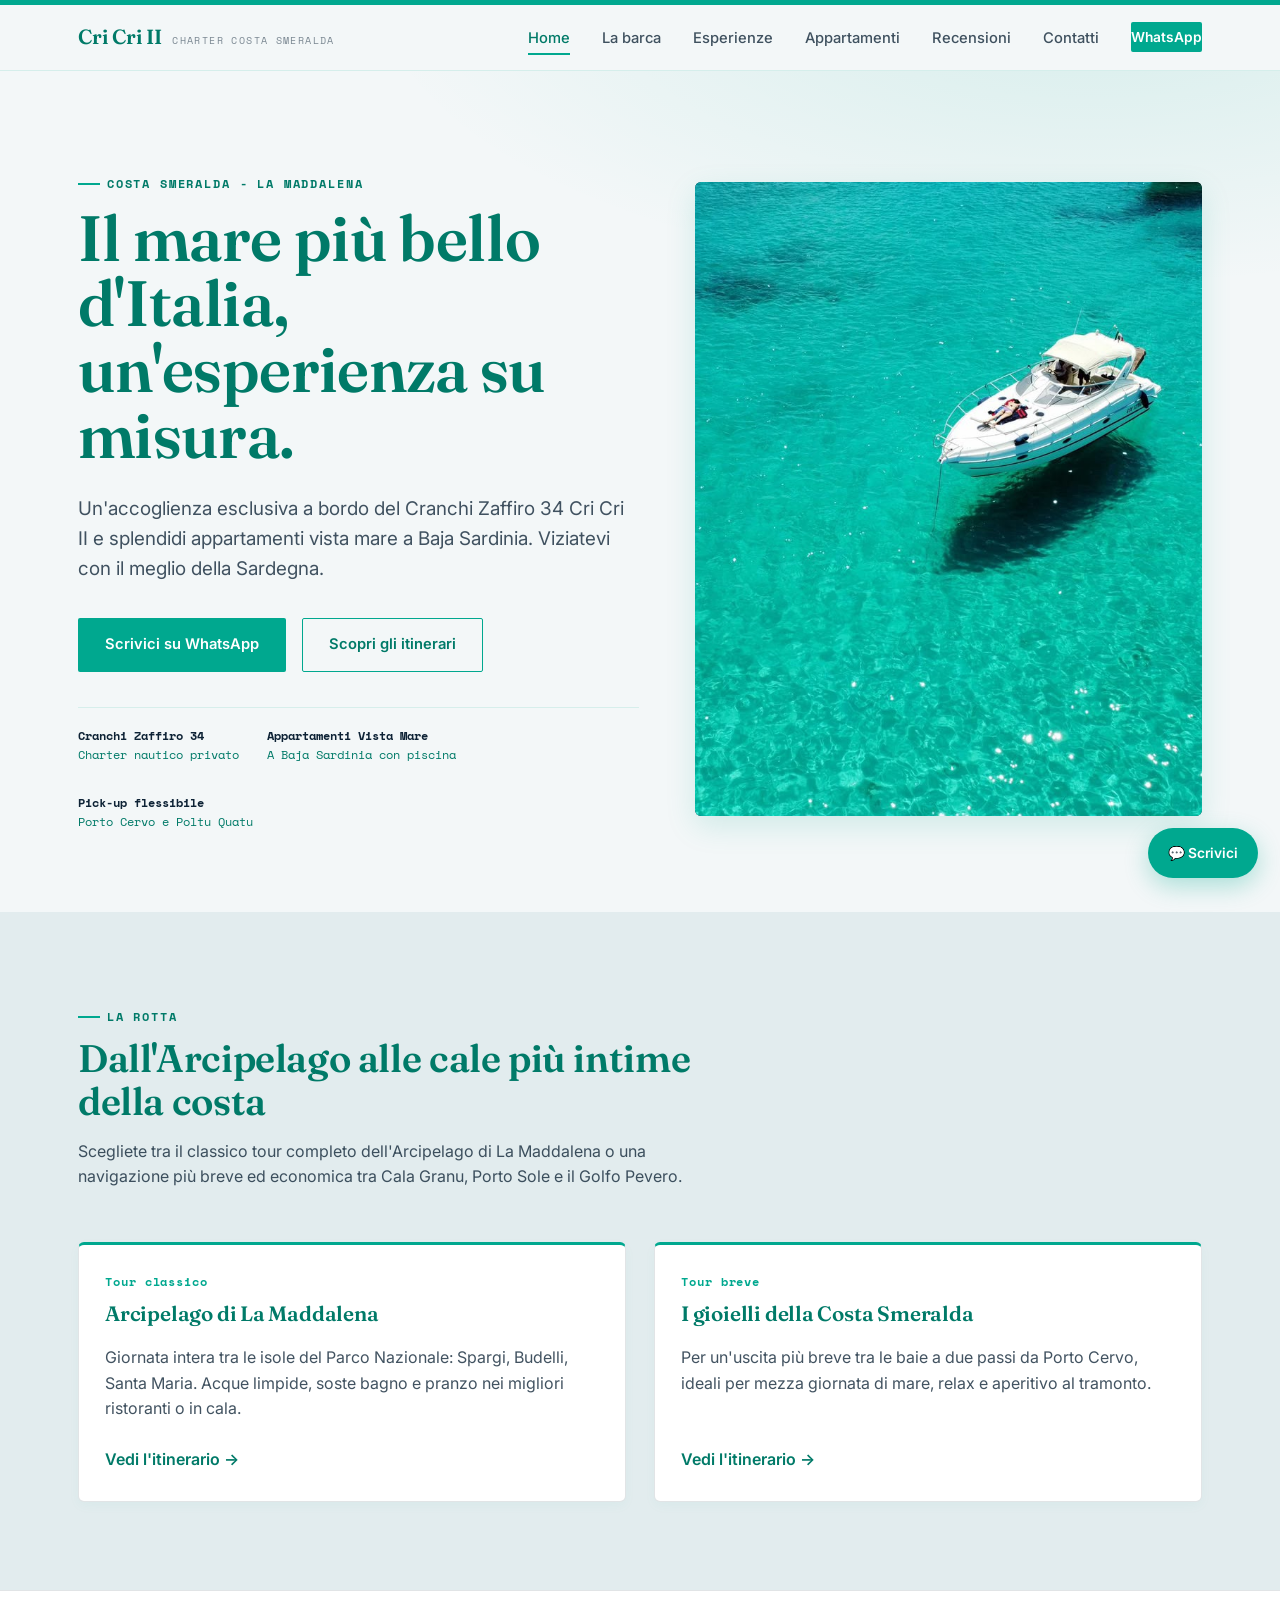
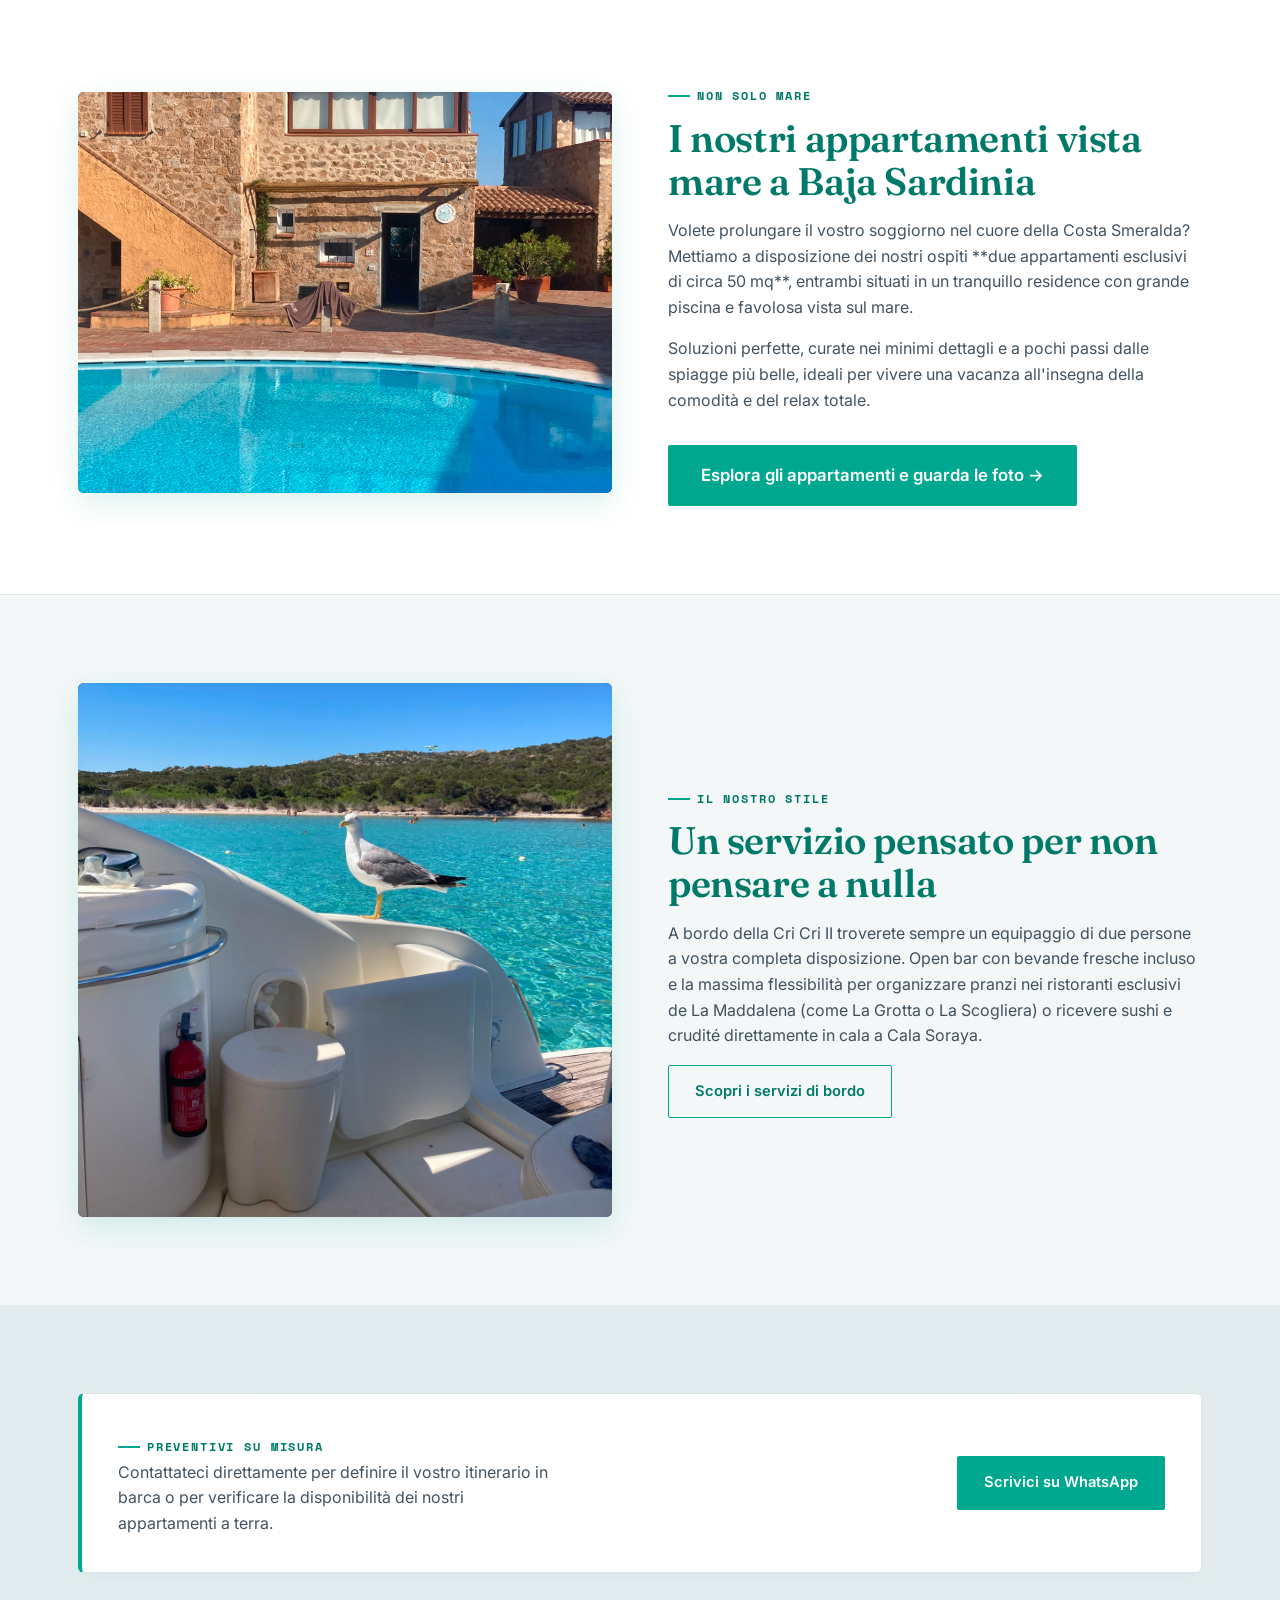
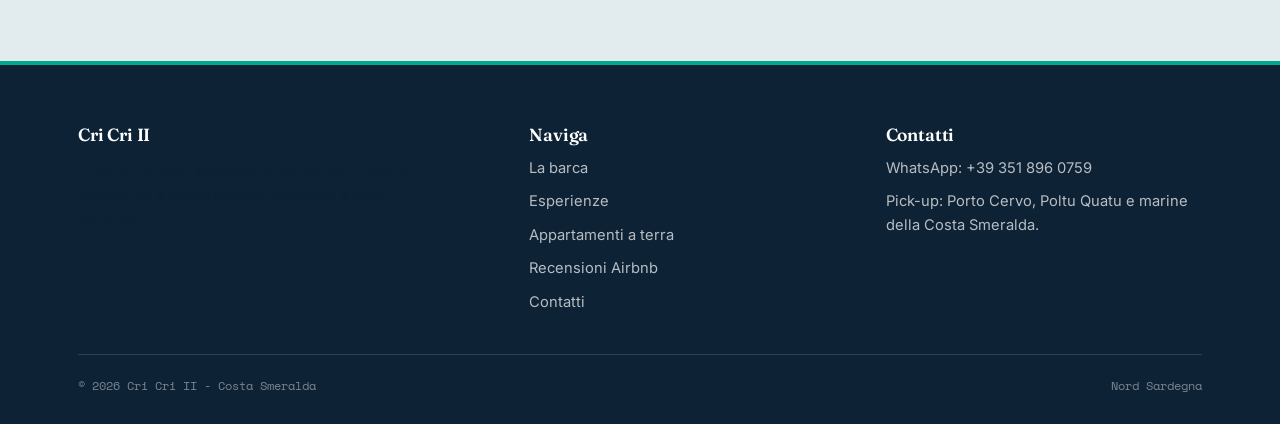
<file: index.html>
<!DOCTYPE html>
<html lang="it">
<head>
  <meta charset="UTF-8">
  <meta name="viewport" content="width=device-width, initial-scale=1.0">
  <title>Cri Cri II - Charter privato in Costa Smeralda</title>
  <meta name="description" content="Charter nautico esclusivo a bordo del Cranchi Zaffiro 34 Cri Cri II e appartamenti di lusso a Baja Sardinia.">
  <link rel="stylesheet" href="style.css">
</head>
<body>
  <header class="site-header">
    <nav class="nav">
      <a href="index.html" class="brand">Cri Cri II <small>Charter Costa Smeralda</small></a>
      <button class="nav-toggle" aria-label="Menu"></button>
      <ul class="nav-links">
        <li><a href="index.html" class="active">Home</a></li>
        <li><a href="la-barca.html">La barca</a></li>
        <li><a href="esperienze.html">Esperienze</a></li>
        <li><a href="appartamenti.html">Appartamenti</a></li>
        <li><a href="recensioni.html">Recensioni</a></li>
        <li><a href="contatti.html">Contatti</a></li>
        <li><a href="https://wa.me/393518960759" class="nav-cta" target="_blank" rel="noopener">WhatsApp</a></li>
      </ul>
    </nav>
  </header>
  <section class="hero">
    <div class="container hero-grid">
      <div>
        <p class="eyebrow">Costa Smeralda - La Maddalena</p>
        <h1>Il mare più bello d'Italia, un'esperienza su misura.</h1>
        <p class="hero-tagline">Un'accoglienza esclusiva a bordo del Cranchi Zaffiro 34 Cri Cri II e splendidi appartamenti vista mare a Baja Sardinia. Viziatevi con il meglio della Sardegna.</p>
        <div class="hero-cta-row">
          <a href="https://wa.me/393518960759?text=Ciao%2C%20vorrei%20informazioni%20sul%20charter" class="btn btn-whatsapp" target="_blank" rel="noopener">Scrivici su WhatsApp</a>
          <a href="esperienze.html" class="btn btn-outline">Scopri gli itinerari</a>
        </div>
        <div class="hero-meta">
          <div><strong>Cranchi Zaffiro 34</strong><br>Charter nautico privato</div>
          <div><strong>Appartamenti Vista Mare</strong><br>A Baja Sardinia con piscina</div>
          <div><strong>Pick-up flessibile</strong><br>Porto Cervo e Poltu Quatu</div>
        </div>
      </div>
      <div class="photo-frame" style="--ar:4/5;">
        <img src="PHOTO-2026-07-21-18-40-40.jpg" alt="Barca in mare cristallino" style="z-index: 0;">
        <span class="tag">Cri Cri II</span>
        <span class="cap">Navigazione in Costa Smeralda</span>
      </div>
    </div>
  </section>
  <section class="section-alt">
    <div class="container">
      <div class="section-head">
        <p class="eyebrow">La rotta</p>
        <h2>Dall'Arcipelago alle cale più intime della costa</h2>
        <p>Scegliete tra il classico tour completo dell'Arcipelago di La Maddalena o una navigazione più breve ed economica tra Cala Granu, Porto Sole e il Golfo Pevero.</p>
      </div>
      <div class="grid-2">
        <div class="card">
          <span class="num">Tour classico</span>
          <h3>Arcipelago di La Maddalena</h3>
          <p>Giornata intera tra le isole del Parco Nazionale: Spargi, Budelli, Santa Maria. Acque limpide, soste bagno e pranzo nei migliori ristoranti o in cala.</p>
          <a href="esperienze.html" style="text-decoration:none; color:var(--smeraldina-dark); font-weight:600; margin-top:auto;">Vedi l'itinerario &rarr;</a>
        </div>
        <div class="card">
          <span class="num">Tour breve</span>
          <h3>I gioielli della Costa Smeralda</h3>
          <p>Per un'uscita più breve tra le baie a due passi da Porto Cervo, ideali per mezza giornata di mare, relax e aperitivo al tramonto.</p>
          <a href="esperienze.html" style="text-decoration:none; color:var(--smeraldina-dark); font-weight:600; margin-top:auto;">Vedi l'itinerario &rarr;</a>
        </div>
      </div>
    </div>
  </section>
  <section style="background: #fff; border-top: 1px solid var(--line); border-bottom: 1px solid var(--line);">
    <div class="container two-col">
      <div class="photo-frame" style="--ar:4/3;">
         <img src="appartamento-baja.JPG" alt="Appartamenti a Baja Sardinia" style="z-index: 0;">
         <span class="tag">Ospitalità a terra</span>
         <span class="cap">Residency con piscina a Baja Sardinia</span>
      </div>
      <div class="col-text">
        <p class="eyebrow">Non solo mare</p>
        <h2>I nostri appartamenti vista mare a Baja Sardinia</h2>
        <p>Volete prolungare il vostro soggiorno nel cuore della Costa Smeralda? Mettiamo a disposizione dei nostri ospiti **due appartamenti esclusivi di circa 50 mq**, entrambi situati in un tranquillo residence con grande piscina e favolosa vista sul mare.</p>
        <p>Soluzioni perfette, curate nei minimi dettagli e a pochi passi dalle spiagge più belle, ideali per vivere una vacanza all'insegna della comodità e del relax totale.</p>
        <div style="margin-top: 2em;">
          <a href="appartamenti.html" class="btn btn-primary" style="padding: 16px 32px; font-size: 1.05rem; background: var(--smeraldina);">
            Esplora gli appartamenti e guarda le foto &rarr;
          </a>
        </div>
      </div>
    </div>
  </section>
  <section>
    <div class="container two-col">
      <div class="photo-frame" style="--ar:1/1;">
        <img src="PHOTO-2026-07-21-18-40-39.jpg" alt="Dettagli di bordo" style="z-index: 0;">
        <span class="tag">Comfort totale</span>
        <span class="cap">Open bar e assistenza dedicata</span>
      </div>
      <div class="col-text">
        <p class="eyebrow">Il nostro stile</p>
        <h2>Un servizio pensato per non pensare a nulla</h2>
        <p>A bordo della Cri Cri II troverete sempre un equipaggio di due persone a vostra completa disposizione. Open bar con bevande fresche incluso e la massima flessibilità per organizzare pranzi nei ristoranti esclusivi de La Maddalena (come La Grotta o La Scogliera) o ricevere sushi e crudité direttamente in cala a Cala Soraya.</p>
        <a href="esperienze.html" class="btn btn-outline">Scopri i servizi di bordo</a>
      </div>
    </div>
  </section>
  <section class="section-alt">
    <div class="container">
      <div class="price-box">
        <div>
          <p class="eyebrow" style="margin-bottom:.3em;">Preventivi su misura</p>
          <p style="margin:0;max-width:44ch;">Contattateci direttamente per definire il vostro itinerario in barca o per verificare la disponibilità dei nostri appartamenti a terra.</p>
        </div>
        <a href="https://wa.me/393518960759?text=Ciao%2C%20vorrei%20informazioni" class="btn btn-whatsapp" target="_blank" rel="noopener">Scrivici su WhatsApp</a>
      </div>
    </div>
  </section>
  <footer>
    <div class="container">
      <div class="footer-grid">
        <div>
          <h4>Cri Cri II</h4>
          <p style="max-width:36ch;">Charter privato elegante a bordo del Cranchi Zaffiro 34 e appartamenti esclusivi a Baja Sardinia.</p>
        </div>
        <div>
          <h4>Naviga</h4>
          <ul class="footer-links">
            <li><a href="la-barca.html">La barca</a></li>
            <li><a href="esperienze.html">Esperienze</a></li>
            <li><a href="appartamenti.html">Appartamenti a terra</a></li>
            <li><a href="recensioni.html">Recensioni Airbnb</a></li>
            <li><a href="contatti.html">Contatti</a></li>
          </ul>
        </div>
        <div>
          <h4>Contatti</h4>
          <ul class="footer-links">
            <li><a href="https://wa.me/393518960759" target="_blank" rel="noopener">WhatsApp: +39 351 896 0759</a></li>
            <li>Pick-up: Porto Cervo, Poltu Quatu e marine della Costa Smeralda.</li>
          </ul>
        </div>
      </div>
      <div class="footer-bottom">
        <span>© 2026 Cri Cri II - Costa Smeralda</span>
        <span>Nord Sardegna</span>
      </div>
    </div>
  </footer>
  <a href="https://wa.me/393518960759" class="wa-float" target="_blank" rel="noopener">💬 Scrivici</a>
  <script src="script.js"></script>
</body>
</html>
</file>
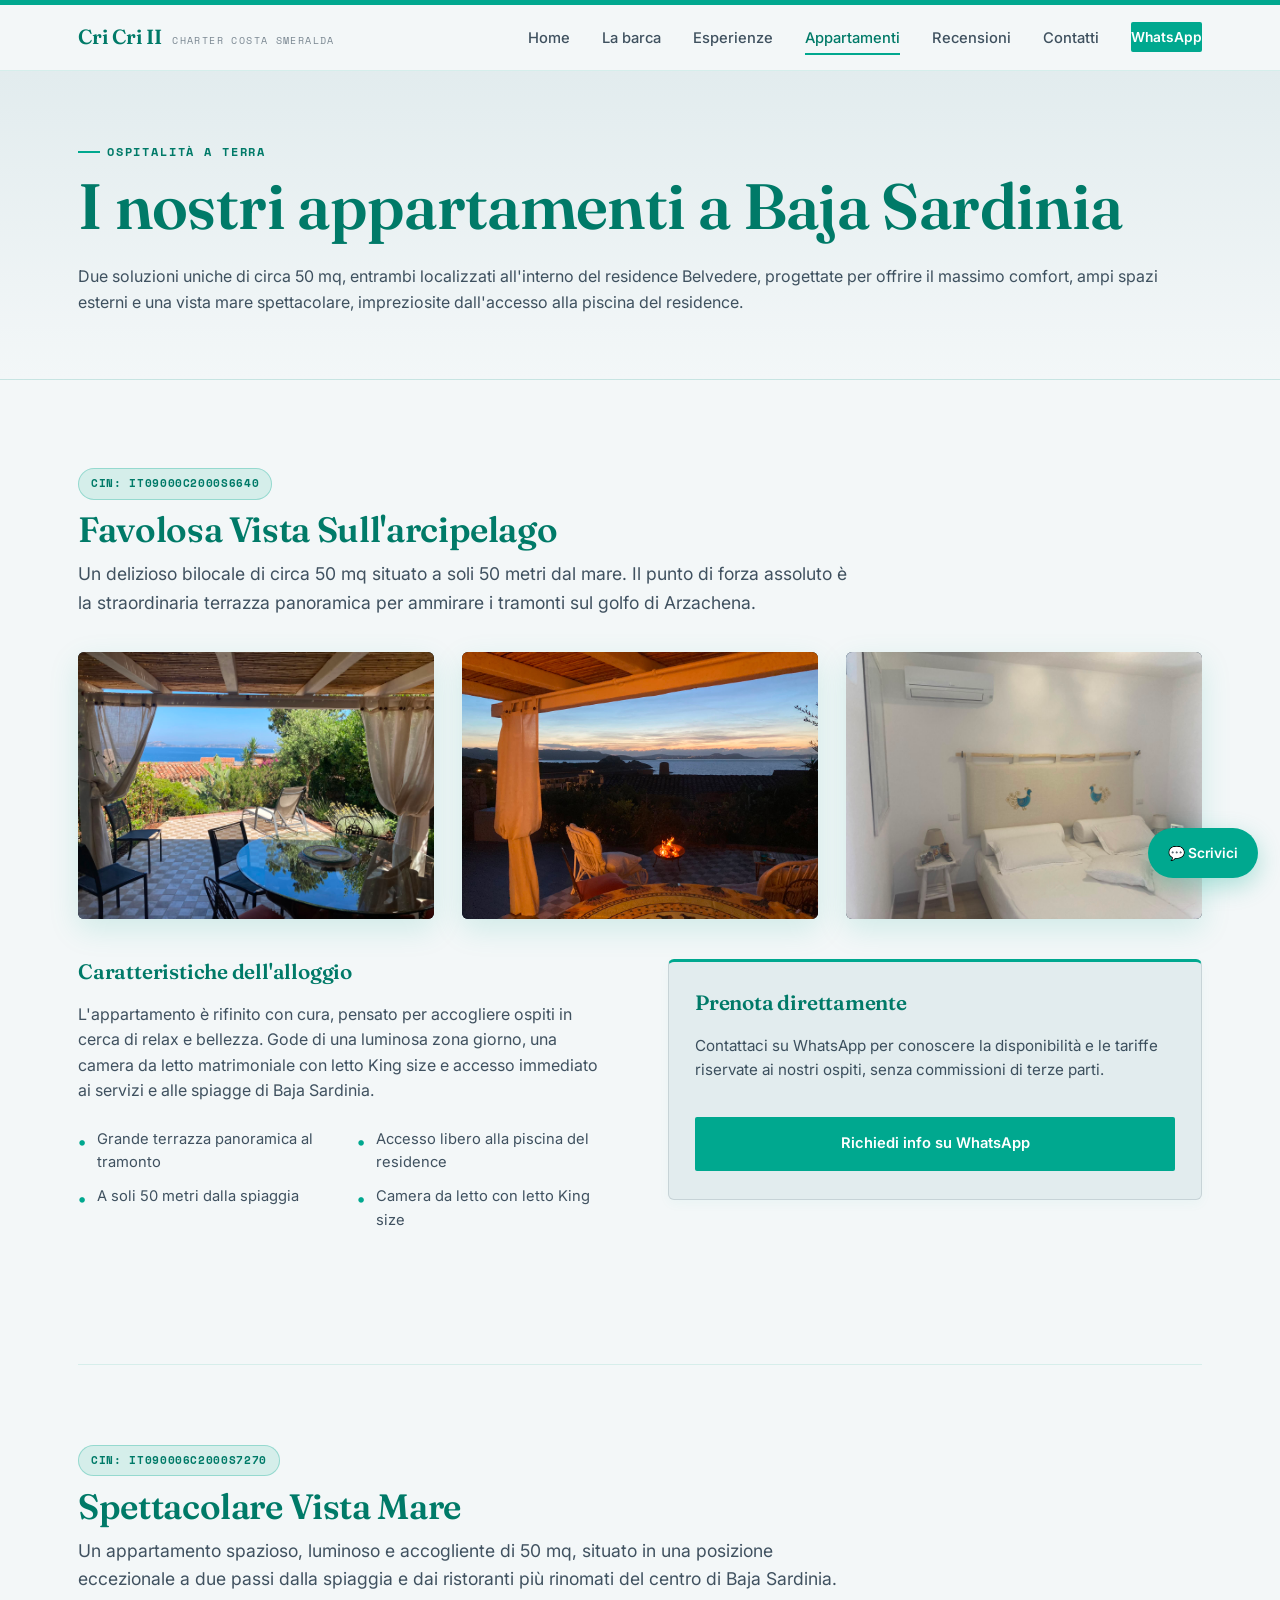
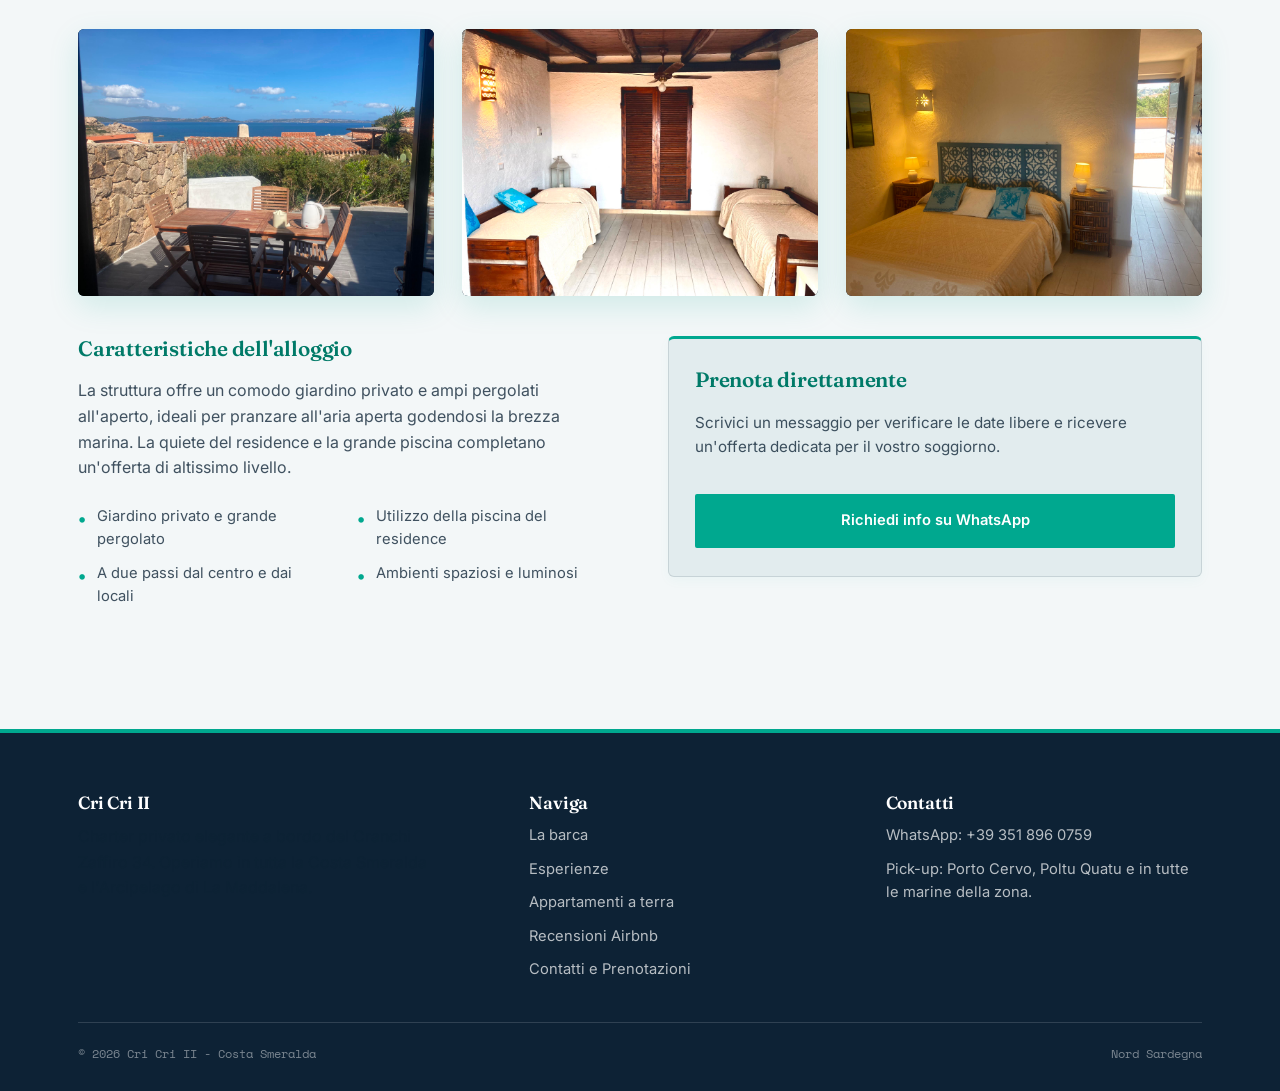
<file: appartamenti.html>
<!DOCTYPE html>
<html lang="it">
<head>
  <meta charset="UTF-8">
  <meta name="viewport" content="width=device-width, initial-scale=1.0">
  <title>I Nostri Appartamenti a Baja Sardinia | Cri Cri II</title>
  <meta name="description" content="Alloggi vista mare a Baja Sardinia. Guarda le foto dettagliate degli interni, della terrazza e della piscina.">
  <link rel="stylesheet" href="style.css">
</head>
<body>
  <header class="site-header">
    <nav class="nav">
      <a href="index.html" class="brand">Cri Cri II <small>Charter Costa Smeralda</small></a>
      <button class="nav-toggle" aria-label="Menu"></button>
      <ul class="nav-links">
        <li><a href="index.html">Home</a></li>
        <li><a href="la-barca.html">La barca</a></li>
        <li><a href="esperienze.html">Esperienze</a></li>
        <li><a href="appartamenti.html" class="active">Appartamenti</a></li>
        <li><a href="recensioni.html">Recensioni</a></li>
        <li><a href="contatti.html">Contatti</a></li>
        <li><a href="https://wa.me/393518960759" class="nav-cta" target="_blank" rel="noopener">WhatsApp</a></li>
      </ul>
    </nav>
  </header>
  <section class="page-hero">
    <div class="container">
      <p class="eyebrow">Ospitalità a terra</p>
      <h1>I nostri appartamenti a Baja Sardinia</h1>
      <p>Due soluzioni uniche di circa 50 mq, entrambi localizzati all'interno del residence Belvedere, progettate per offrire il massimo comfort, ampi spazi esterni e una vista mare spettacolare, impreziosite dall'accesso alla piscina del residence.</p>
    </div>
  </section>
  <section>
    <div class="container">
      <!-- APPARTAMENTO 1: FAVOLOSA VISTA SULL'ARCIPELAGO -->
      <div style="margin-bottom: 100px;">
        <div class="badge" style="margin-bottom: 1em;">CIN: IT09000C2000S6640</div>
        <h2 style="font-size: 2.2rem; margin-bottom: 0.3em;">Favolosa Vista Sull'arcipelago</h2>
        <p style="font-size: 1.1rem; max-width: 70ch; margin-bottom: 2em;">Un delizioso bilocale di circa 50 mq situato a soli 50 metri dal mare. Il punto di forza assoluto è la straordinaria terrazza panoramica per ammirare i tramonti sul golfo di Arzachena.</p>
        
        <!-- Griglia foto multipla per mostrare gli interni -->
        <div class="grid-3" style="margin-bottom: 2.5em;">
          <div class="photo-frame" style="--ar:4/3;">
            <img src="appartamento-favolosa.JPG" alt="Favolosa Vista Sull'arcipelago - Esterno e Terrazza" style="z-index: 0;">
            <span class="tag">Terrazza</span>
          </div>
          <div class="photo-frame" style="--ar:4/3;">
            <img src="appartamento1_foto2.JPG" alt="Favolosa Vista Sull'arcipelago - Vista" style="z-index: 0;">
            <span class="tag">Panorama</span>
          </div>
          <div class="photo-frame" style="--ar:4/3;">
            <img src="appartamento1_foto3.JPG" alt="Favolosa Vista Sull'arcipelago - Piscina" style="z-index: 0;">
            <span class="tag">Piscina Residence</span>
          </div>
        </div>
        <div class="two-col" style="align-items: start;">
          <div>
            <h3 style="margin-bottom: 0.8em;">Caratteristiche dell'alloggio</h3>
            <p>L'appartamento è rifinito con cura, pensato per accogliere ospiti in cerca di relax e bellezza. Gode di una luminosa zona giorno, una camera da letto matrimoniale con letto King size e accesso immediato ai servizi e alle spiagge di Baja Sardinia.</p>
            <ul class="amenity-list" style="margin-top:1.5em; margin-bottom:2em;">
              <li>Grande terrazza panoramica al tramonto</li>
              <li>Accesso libero alla piscina del residence</li>
              <li>A soli 50 metri dalla spiaggia</li>
              <li>Camera da letto con letto King size</li>
            </ul>
          </div>
          <div class="card" style="background: var(--linen-dim); border-top: 3px solid var(--smeraldina);">
            <h3>Prenota direttamente</h3>
            <p style="font-size: 0.95rem;">Contattaci su WhatsApp per conoscere la disponibilità e le tariffe riservate ai nostri ospiti, senza commissioni di terze parti.</p>
            <a href="https://wa.me/393518960759?text=Vorrei%20info%20su%20Favolosa%20Vista%20Sull'arcipelago" class="btn btn-whatsapp" target="_blank" rel="noopener" style="margin-top: 10px; justify-content: center;">Richiedi info su WhatsApp</a>
          </div>
        </div>
      </div>
      <hr class="divider" style="margin: 80px 0;">
      
      <!-- APPARTAMENTO 2: SPETTACOLARE VISTA MARE -->
      <div>
        <div class="badge" style="margin-bottom: 1em;">CIN: IT090006C2000S7270</div>
        <h2 style="font-size: 2.2rem; margin-bottom: 0.3em;">Spettacolare Vista Mare</h2>
        <p style="font-size: 1.1rem; max-width: 70ch; margin-bottom: 2em;">Un appartamento spazioso, luminoso e accogliente di 50 mq, situato in una posizione eccezionale a due passi dalla spiaggia e dai ristoranti più rinomati del centro di Baja Sardinia.</p>
        
        <!-- Griglia foto multipla per mostrare gli interni -->
        <div class="grid-3" style="margin-bottom: 2.5em;">
          <div class="photo-frame" style="--ar:4/3;">
            <img src="appartamento-spettacolare.JPG" alt="Spettacolare Vista Mare - Interni" style="z-index: 0;">
            <span class="tag">Zona Living</span>
          </div>
          <div class="photo-frame" style="--ar:4/3;">
            <img src="appartamento2_foto2.JPG" alt="Spettacolare Vista Mare - Pergolato" style="z-index: 0;">
            <span class="tag">Pergolato Esterno</span>
          </div>
          <div class="photo-frame" style="--ar:4/3;">
            <img src="appartamento2_foto3.JPG" alt="Spettacolare Vista Mare - Dettagli" style="z-index: 0;">
            <span class="tag">Vista panoramica</span>
          </div>
        </div>
        <div class="two-col" style="align-items: start;">
          <div>
            <h3 style="margin-bottom: 0.8em;">Caratteristiche dell'alloggio</h3>
            <p>La struttura offre un comodo giardino privato e ampi pergolati all'aperto, ideali per pranzare all'aria aperta godendosi la brezza marina. La quiete del residence e la grande piscina completano un'offerta di altissimo livello.</p>
            <ul class="amenity-list" style="margin-top:1.5em; margin-bottom:2em;">
              <li>Giardino privato e grande pergolato</li>
              <li>Utilizzo della piscina del residence</li>
              <li>A due passi dal centro e dai locali</li>
              <li>Ambienti spaziosi e luminosi</li>
            </ul>
          </div>
          <div class="card" style="background: var(--linen-dim); border-top: 3px solid var(--smeraldina);">
            <h3>Prenota direttamente</h3>
            <p style="font-size: 0.95rem;">Scrivici un messaggio per verificare le date libere e ricevere un'offerta dedicata per il vostro soggiorno.</p>
            <a href="https://wa.me/393518960759?text=Vorrei%20info%20su%20Spettacolare%20Vista%20Mare" class="btn btn-whatsapp" target="_blank" rel="noopener" style="margin-top: 10px; justify-content: center;">Richiedi info su WhatsApp</a>
          </div>
        </div>
      </div>
    </div>
  </section>
  <footer>
    <div class="container">
      <div class="footer-grid">
        <div>
          <h4>Cri Cri II</h4>
          <p style="max-width:36ch;">Charter privato elegante a bordo del Cranchi Zaffiro 34. Operiamo in tutta la Costa Smeralda e l'Arcipelago di La Maddalena.</p>
        </div>
        <div>
          <h4>Naviga</h4>
          <ul class="footer-links">
            <li><a href="la-barca.html">La barca</a></li>
            <li><a href="esperienze.html">Esperienze</a></li>
            <li><a href="appartamenti.html">Appartamenti a terra</a></li>
            <li><a href="recensioni.html">Recensioni Airbnb</a></li>
            <li><a href="contatti.html">Contatti e Prenotazioni</a></li>
          </ul>
        </div>
        <div>
          <h4>Contatti</h4>
          <ul class="footer-links">
            <li><a href="https://wa.me/393518960759" target="_blank" rel="noopener">WhatsApp: +39 351 896 0759</a></li>
            <li>Pick-up: Porto Cervo, Poltu Quatu e in tutte le marine della zona.</li>
          </ul>
        </div>
      </div>
      <div class="footer-bottom">
        <span>© 2026 Cri Cri II - Costa Smeralda</span>
        <span>Nord Sardegna</span>
      </div>
    </div>
  </footer>
  <a href="https://wa.me/393518960759" class="wa-float" target="_blank" rel="noopener">💬 Scrivici</a>
  <script src="script.js"></script>
</body>
</html>
</file>
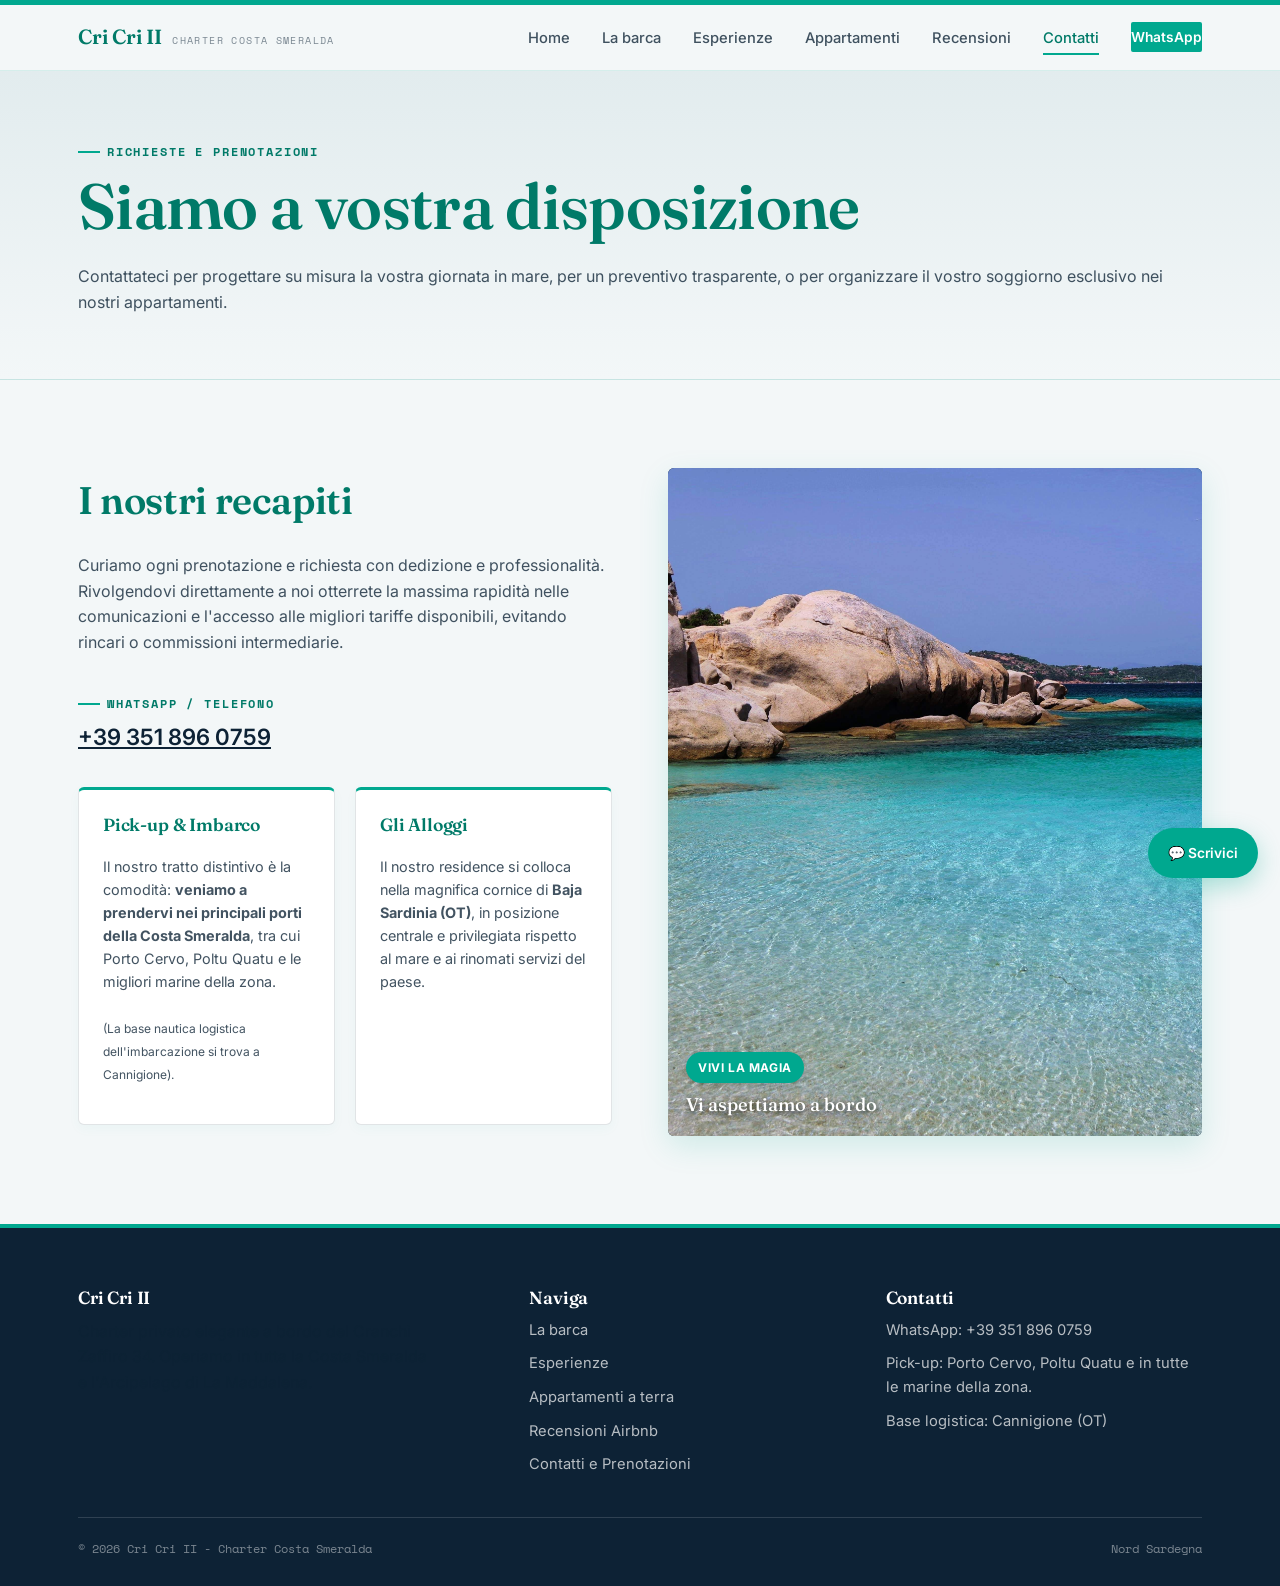
<file: contatti.html>
<!DOCTYPE html>
<html lang="it">
<head>
  <meta charset="UTF-8">
  <meta name="viewport" content="width=device-width, initial-scale=1.0">
  <title>Contatti | Cri Cri II Charter Costa Smeralda</title>
  <meta name="description" content="Contattaci per informazioni, prenotazioni per charter nautici o per soggiorni nei nostri appartamenti a Baja Sardinia.">
  <link rel="stylesheet" href="style.css">
</head>
<body>
  <header class="site-header">
    <nav class="nav">
      <a href="index.html" class="brand">Cri Cri II <small>Charter Costa Smeralda</small></a>
      <button class="nav-toggle" aria-label="Menu"></button>
      <ul class="nav-links">
        <li><a href="index.html">Home</a></li>
        <li><a href="la-barca.html">La barca</a></li>
        <li><a href="esperienze.html">Esperienze</a></li>
        <li><a href="appartamenti.html">Appartamenti</a></li>
        <li><a href="recensioni.html">Recensioni</a></li>
        <li><a href="contatti.html" class="active">Contatti</a></li>
        <li><a href="https://wa.me/393518960759" class="nav-cta" target="_blank" rel="noopener">WhatsApp</a></li>
      </ul>
    </nav>
  </header>
  <section class="page-hero">
    <div class="container">
      <p class="eyebrow">Richieste e prenotazioni</p>
      <h1>Siamo a vostra disposizione</h1>
      <p>Contattateci per progettare su misura la vostra giornata in mare, per un preventivo trasparente, o per organizzare il vostro soggiorno esclusivo nei nostri appartamenti.</p>
    </div>
  </section>
  <section>
    <div class="container two-col">
      <div class="col-text">
        <h2 style="margin-bottom:.8em;">I nostri recapiti</h2>
        <p>Curiamo ogni prenotazione e richiesta con dedizione e professionalità. Rivolgendovi direttamente a noi otterrete la massima rapidità nelle comunicazioni e l'accesso alle migliori tariffe disponibili, evitando rincari o commissioni intermediarie.</p>
        
        <div style="margin: 2em 0;">
          <p class="eyebrow" style="margin-bottom:.5em;">WhatsApp / Telefono</p>
          <p style="font-size:1.4rem; font-weight:600; color:var(--ink);">
            <a href="https://wa.me/393518960759" target="_blank">+39 351 896 0759</a>
          </p>
        </div>
        
        <div class="grid-2" style="margin-top:2em; gap:20px;">
          <div class="card" style="padding:24px;">
            <h3 style="font-size:1.1rem; margin-bottom:.5em;">Pick-up & Imbarco</h3>
            <p style="font-size:.9rem; color:var(--ink-70);">Il nostro tratto distintivo è la comodità: <strong>veniamo a prendervi nei principali porti della Costa Smeralda</strong>, tra cui Porto Cervo, Poltu Quatu e le migliori marine della zona. <br><br><small>(La base nautica logistica dell'imbarcazione si trova a Cannigione).</small></p>
          </div>
          <div class="card" style="padding:24px;">
            <h3 style="font-size:1.1rem; margin-bottom:.5em;">Gli Alloggi</h3>
            <p style="font-size:.9rem; color:var(--ink-70);">Il nostro residence si colloca nella magnifica cornice di <strong>Baja Sardinia (OT)</strong>, in posizione centrale e privilegiata rispetto al mare e ai rinomati servizi del paese.</p>
          </div>
        </div>
      </div>
      
      <div class="photo-frame" style="--ar:4/5;">
        <img src="mare-costa-smeralda.jpg" alt="Costa Smeralda barca mare turchese" style="z-index: 0;">
        <span class="tag" style="position: relative; z-index: 1;">Vivi la magia</span>
        <span class="cap" style="position: relative; z-index: 1;">Vi aspettiamo a bordo</span>
      </div>
    </div>
  </section>
  <footer>
    <div class="container">
      <div class="footer-grid">
        <div>
          <h4>Cri Cri II</h4>
          <p style="max-width:36ch;">Charter privato elegante a bordo del Cranchi Zaffiro 34. Operiamo in tutta la Costa Smeralda e l'Arcipelago di La Maddalena.</p>
        </div>
        <div>
          <h4>Naviga</h4>
          <ul class="footer-links">
            <li><a href="la-barca.html">La barca</a></li>
            <li><a href="esperienze.html">Esperienze</a></li>
            <li><a href="appartamenti.html">Appartamenti a terra</a></li>
            <li><a href="recensioni.html">Recensioni Airbnb</a></li>
            <li><a href="contatti.html">Contatti e Prenotazioni</a></li>
          </ul>
        </div>
        <div>
          <h4>Contatti</h4>
          <ul class="footer-links">
            <li><a href="https://wa.me/393518960759" target="_blank" rel="noopener">WhatsApp: +39 351 896 0759</a></li>
            <li>Pick-up: Porto Cervo, Poltu Quatu e in tutte le marine della zona.</li>
            <li>Base logistica: Cannigione (OT)</li>
          </ul>
        </div>
      </div>
      <div class="footer-bottom">
        <span>© 2026 Cri Cri II - Charter Costa Smeralda</span>
        <span>Nord Sardegna</span>
      </div>
    </div>
  </footer>
  <a href="https://wa.me/393518960759" class="wa-float" target="_blank" rel="noopener">💬 Scrivici</a>
  <script src="script.js"></script>
</body>
</html>
</file>
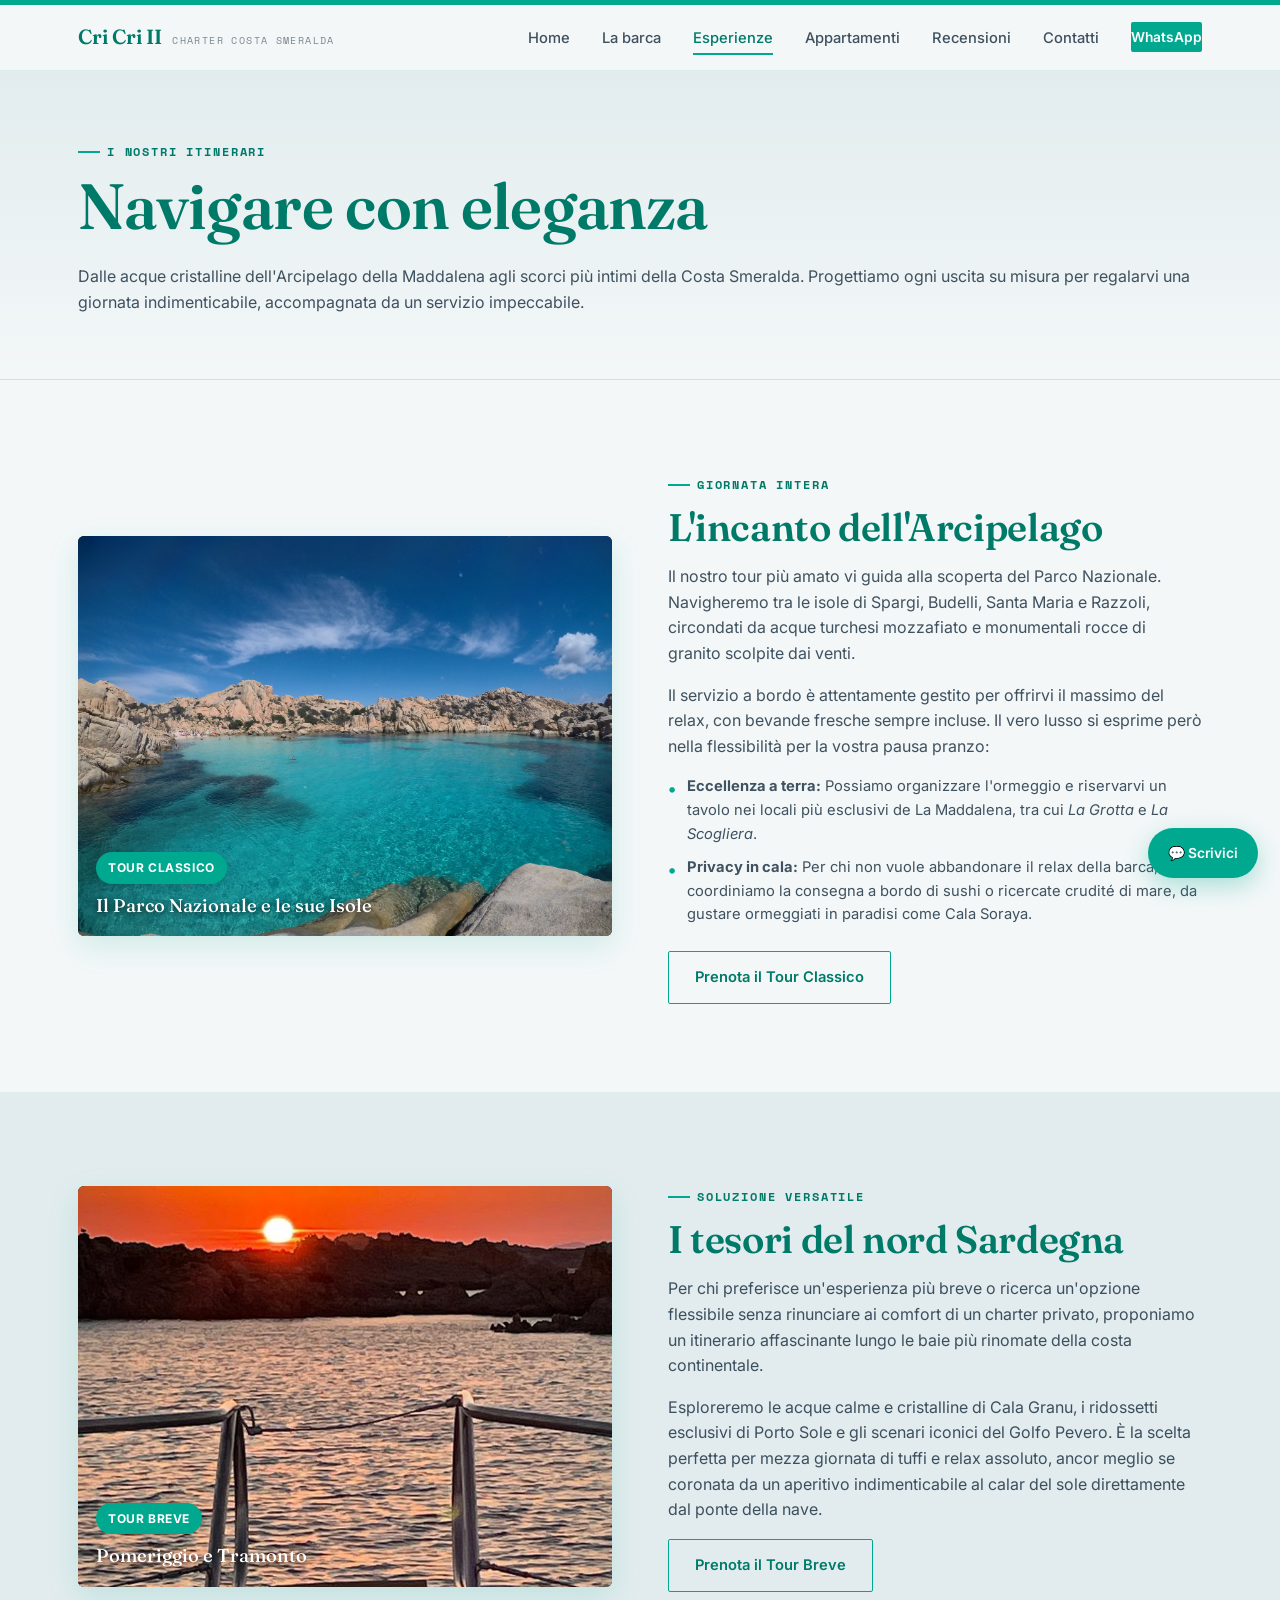
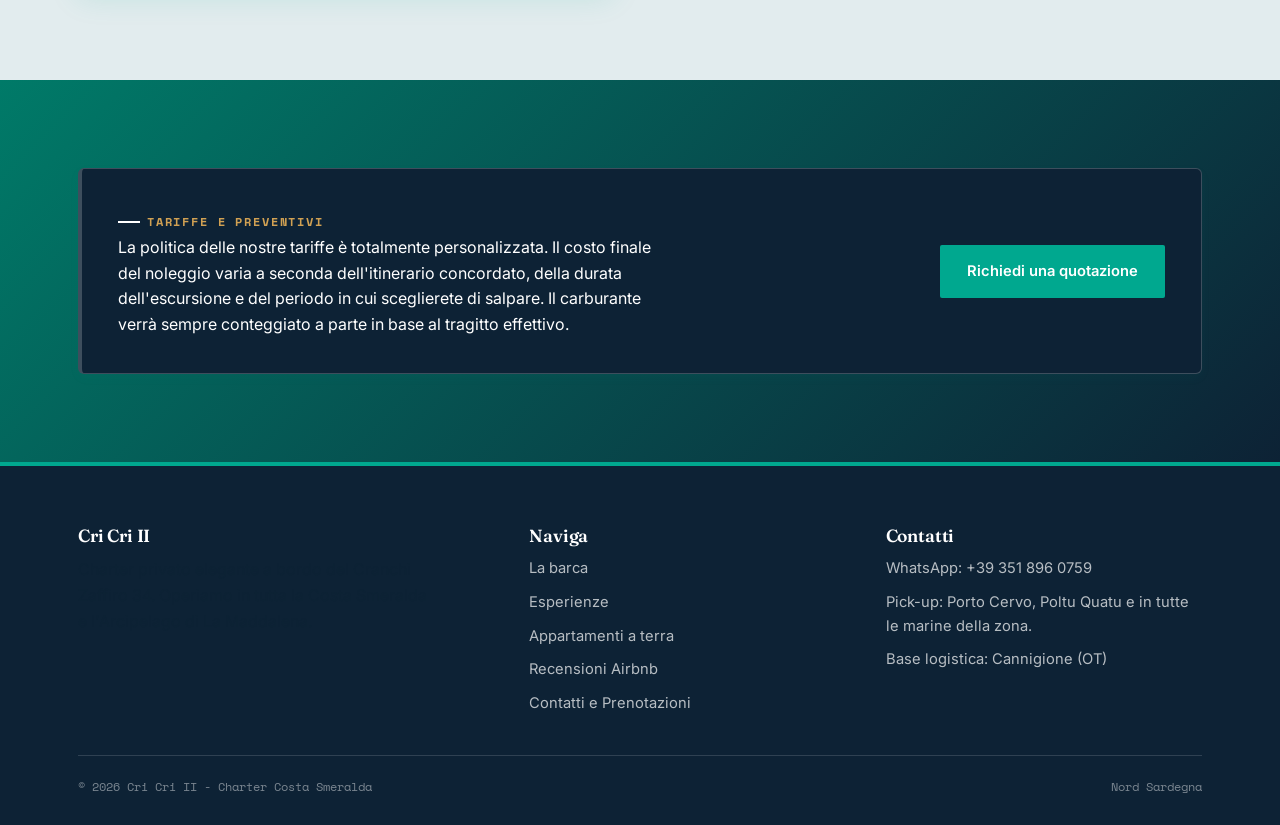
<file: esperienze.html>
<!DOCTYPE html>
<html lang="it">
<head>
  <meta charset="UTF-8">
  <meta name="viewport" content="width=device-width, initial-scale=1.0">
  <title>Esperienze e Itinerari | Cri Cri II Charter Costa Smeralda</title>
  <meta name="description" content="Tour in barca premium verso l'Arcipelago di La Maddalena, Spargi, Budelli e le cale esclusive della Costa Smeralda.">
  <link rel="stylesheet" href="style.css">
</head>
<body>
  <header class="site-header">
    <nav class="nav">
      <a href="index.html" class="brand">Cri Cri II <small>Charter Costa Smeralda</small></a>
      <button class="nav-toggle" aria-label="Menu"></button>
      <ul class="nav-links">
        <li><a href="index.html">Home</a></li>
        <li><a href="la-barca.html">La barca</a></li>
        <li><a href="esperienze.html" class="active">Esperienze</a></li>
        <li><a href="appartamenti.html">Appartamenti</a></li>
        <li><a href="recensioni.html">Recensioni</a></li>
        <li><a href="contatti.html">Contatti</a></li>
        <li><a href="https://wa.me/393518960759" class="nav-cta" target="_blank" rel="noopener">WhatsApp</a></li>
      </ul>
    </nav>
  </header>
  <section class="page-hero">
    <div class="container">
      <p class="eyebrow">I nostri itinerari</p>
      <h1>Navigare con eleganza</h1>
      <p>Dalle acque cristalline dell'Arcipelago della Maddalena agli scorci più intimi della Costa Smeralda. Progettiamo ogni uscita su misura per regalarvi una giornata indimenticabile, accompagnata da un servizio impeccabile.</p>
    </div>
  </section>
  <section>
    <div class="container two-col">
      <div class="photo-frame" style="--ar:4/3;">
        <img src="spargi-arcipelago.jpg" alt="Isola di Spargi Arcipelago Maddalena" style="z-index: 0;">
        <span class="tag" style="position: relative; z-index: 1;">Tour Classico</span>
        <span class="cap" style="position: relative; z-index: 1;">Il Parco Nazionale e le sue Isole</span>
      </div>
      <div class="col-text">
        <p class="eyebrow">Giornata intera</p>
        <h2>L'incanto dell'Arcipelago</h2>
        <p>Il nostro tour più amato vi guida alla scoperta del Parco Nazionale. Navigheremo tra le isole di Spargi, Budelli, Santa Maria e Razzoli, circondati da acque turchesi mozzafiato e monumentali rocce di granito scolpite dai venti.</p>
        <p>Il servizio a bordo è attentamente gestito per offrirvi il massimo del relax, con bevande fresche sempre incluse. Il vero lusso si esprime però nella flessibilità per la vostra pausa pranzo:</p>
        <ul class="amenity-list" style="margin-top:1em; margin-bottom:1.5em; grid-template-columns: 1fr;">
          <li><strong>Eccellenza a terra:</strong> Possiamo organizzare l'ormeggio e riservarvi un tavolo nei locali più esclusivi de La Maddalena, tra cui <em>La Grotta</em> e <em>La Scogliera</em>.</li>
          <li><strong>Privacy in cala:</strong> Per chi non vuole abbandonare il relax della barca, coordiniamo la consegna a bordo di sushi o ricercate crudité di mare, da gustare ormeggiati in paradisi come Cala Soraya.</li>
        </ul>
        <a href="https://wa.me/393518960759?text=Vorrei%20prenotare%20il%20Tour%20Classico" class="btn btn-outline" target="_blank" rel="noopener">Prenota il Tour Classico</a>
      </div>
    </div>
  </section>
  <section class="section-alt">
    <div class="container two-col reverse">
      <div class="photo-frame" style="--ar:4/3;">
        <img src="PHOTO-2026-07-21-18-40-39_2.jpg" alt="Tramonto mozzafiato dalla barca" style="z-index: 0;">
        <span class="tag" style="position: relative; z-index: 1;">Tour Breve</span>
        <span class="cap" style="position: relative; z-index: 1;">Pomeriggio e Tramonto</span>
      </div>
      <div class="col-text">
        <p class="eyebrow">Soluzione versatile</p>
        <h2>I tesori del nord Sardegna</h2>
        <p>Per chi preferisce un'esperienza più breve o ricerca un'opzione flessibile senza rinunciare ai comfort di un charter privato, proponiamo un itinerario affascinante lungo le baie più rinomate della costa continentale.</p>
        <p>Esploreremo le acque calme e cristalline di Cala Granu, i ridossetti esclusivi di Porto Sole e gli scenari iconici del Golfo Pevero. È la scelta perfetta per mezza giornata di tuffi e relax assoluto, ancor meglio se coronata da un aperitivo indimenticabile al calar del sole direttamente dal ponte della nave.</p>
        <a href="https://wa.me/393518960759?text=Vorrei%20prenotare%20il%20Tour%20Breve" class="btn btn-outline" target="_blank" rel="noopener">Prenota il Tour Breve</a>
      </div>
    </div>
  </section>
  <section class="section-ink">
    <div class="container">
      <div class="price-box" style="background:var(--ink); border-color:rgba(255,255,255,.2);">
        <div>
          <p class="eyebrow" style="margin-bottom:.3em; color:var(--gold);">Tariffe e Preventivi</p>
          <p style="margin:0;max-width:55ch; color:#fff;">La politica delle nostre tariffe è totalmente personalizzata. Il costo finale del noleggio varia a seconda dell'itinerario concordato, della durata dell'escursione e del periodo in cui sceglierete di salpare. Il carburante verrà sempre conteggiato a parte in base al tragitto effettivo.</p>
        </div>
        <a href="https://wa.me/393518960759?text=Ciao%2C%20vorrei%20un%20preventivo%20per%20un'uscita%20in%20barca" class="btn btn-whatsapp" target="_blank" rel="noopener">Richiedi una quotazione</a>
      </div>
    </div>
  </section>
  <footer>
    <div class="container">
      <div class="footer-grid">
        <div>
          <h4>Cri Cri II</h4>
          <p style="max-width:36ch;">Charter privato elegante a bordo del Cranchi Zaffiro 34. Operiamo in tutta la Costa Smeralda e l'Arcipelago di La Maddalena.</p>
        </div>
        <div>
          <h4>Naviga</h4>
          <ul class="footer-links">
            <li><a href="la-barca.html">La barca</a></li>
            <li><a href="esperienze.html">Esperienze</a></li>
            <li><a href="appartamenti.html">Appartamenti a terra</a></li>
            <li><a href="recensioni.html">Recensioni Airbnb</a></li>
            <li><a href="contatti.html">Contatti e Prenotazioni</a></li>
          </ul>
        </div>
        <div>
          <h4>Contatti</h4>
          <ul class="footer-links">
            <li><a href="https://wa.me/393518960759" target="_blank" rel="noopener">WhatsApp: +39 351 896 0759</a></li>
            <li>Pick-up: Porto Cervo, Poltu Quatu e in tutte le marine della zona.</li>
            <li>Base logistica: Cannigione (OT)</li>
          </ul>
        </div>
      </div>
      <div class="footer-bottom">
        <span>© 2026 Cri Cri II - Charter Costa Smeralda</span>
        <span>Nord Sardegna</span>
      </div>
    </div>
  </footer>
  <a href="https://wa.me/393518960759" class="wa-float" target="_blank" rel="noopener">💬 Scrivici</a>
  <script src="script.js"></script>
</body>
</html>
</file>
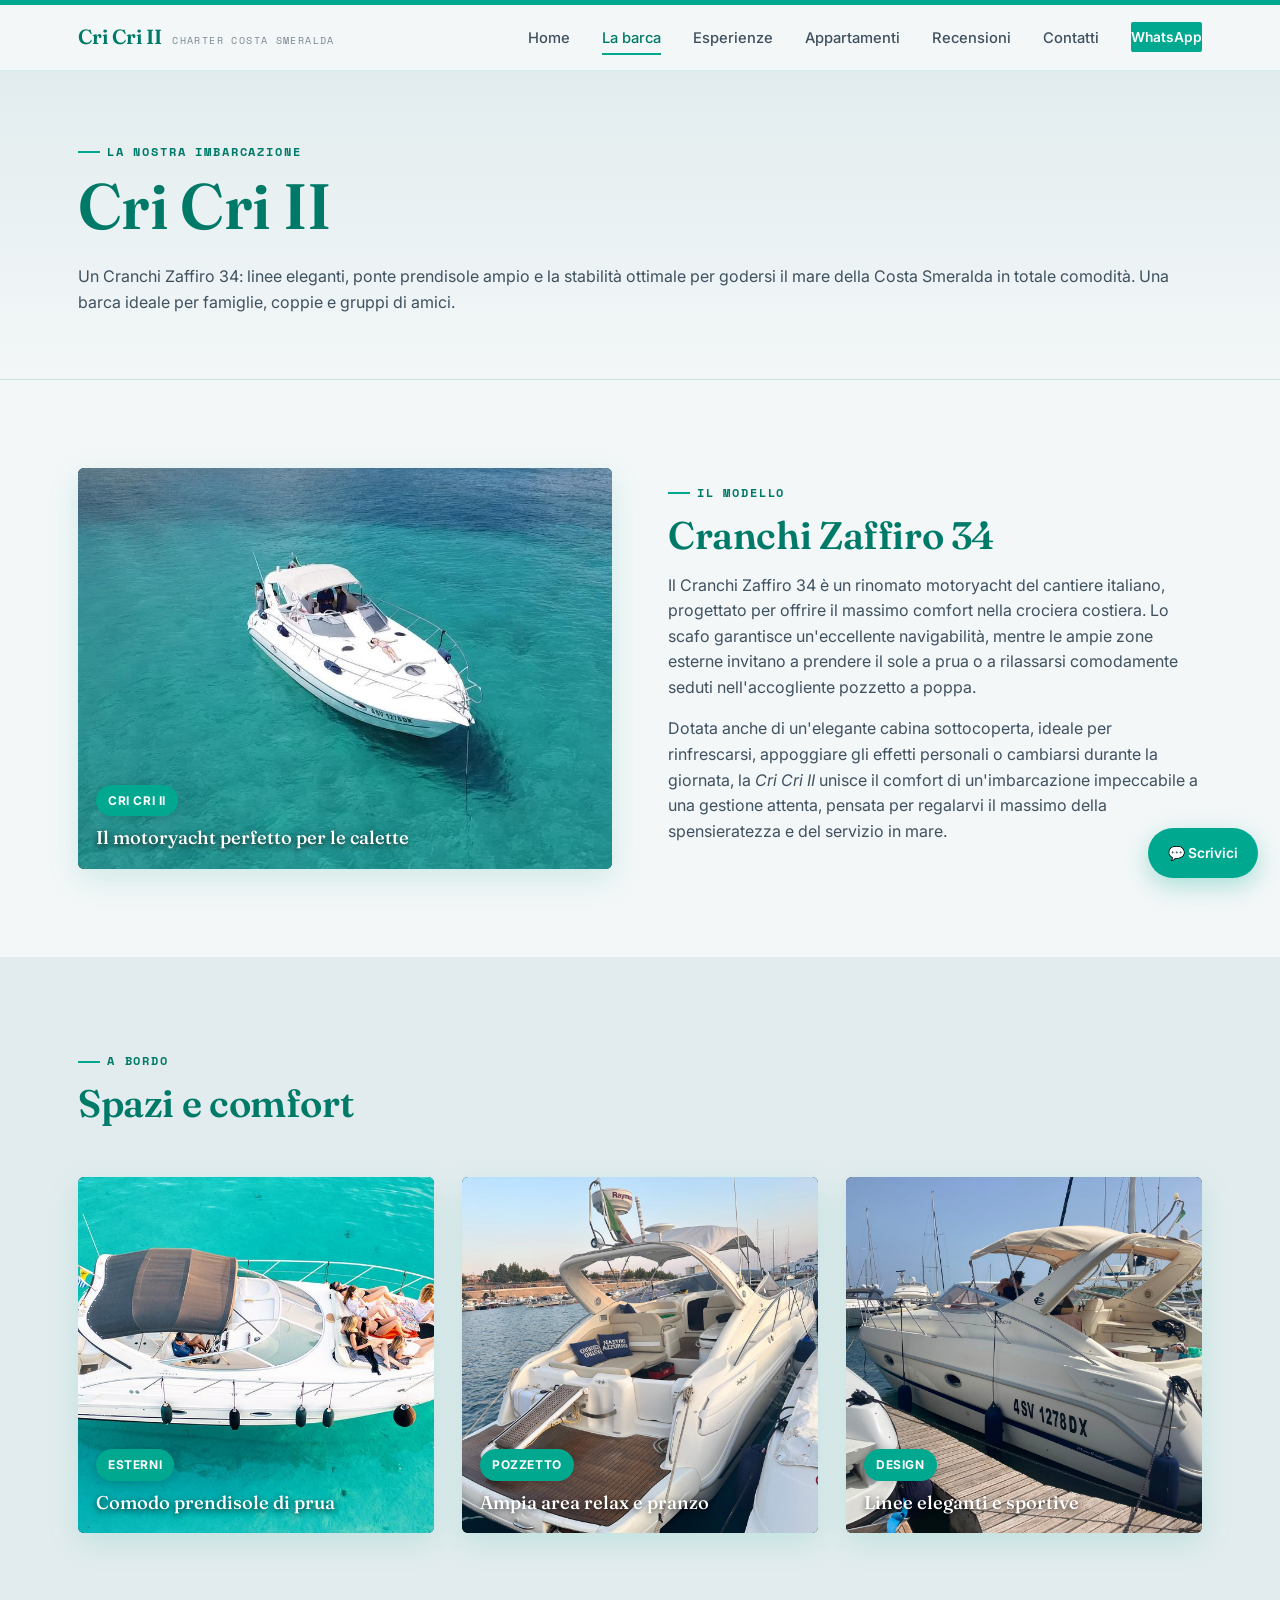
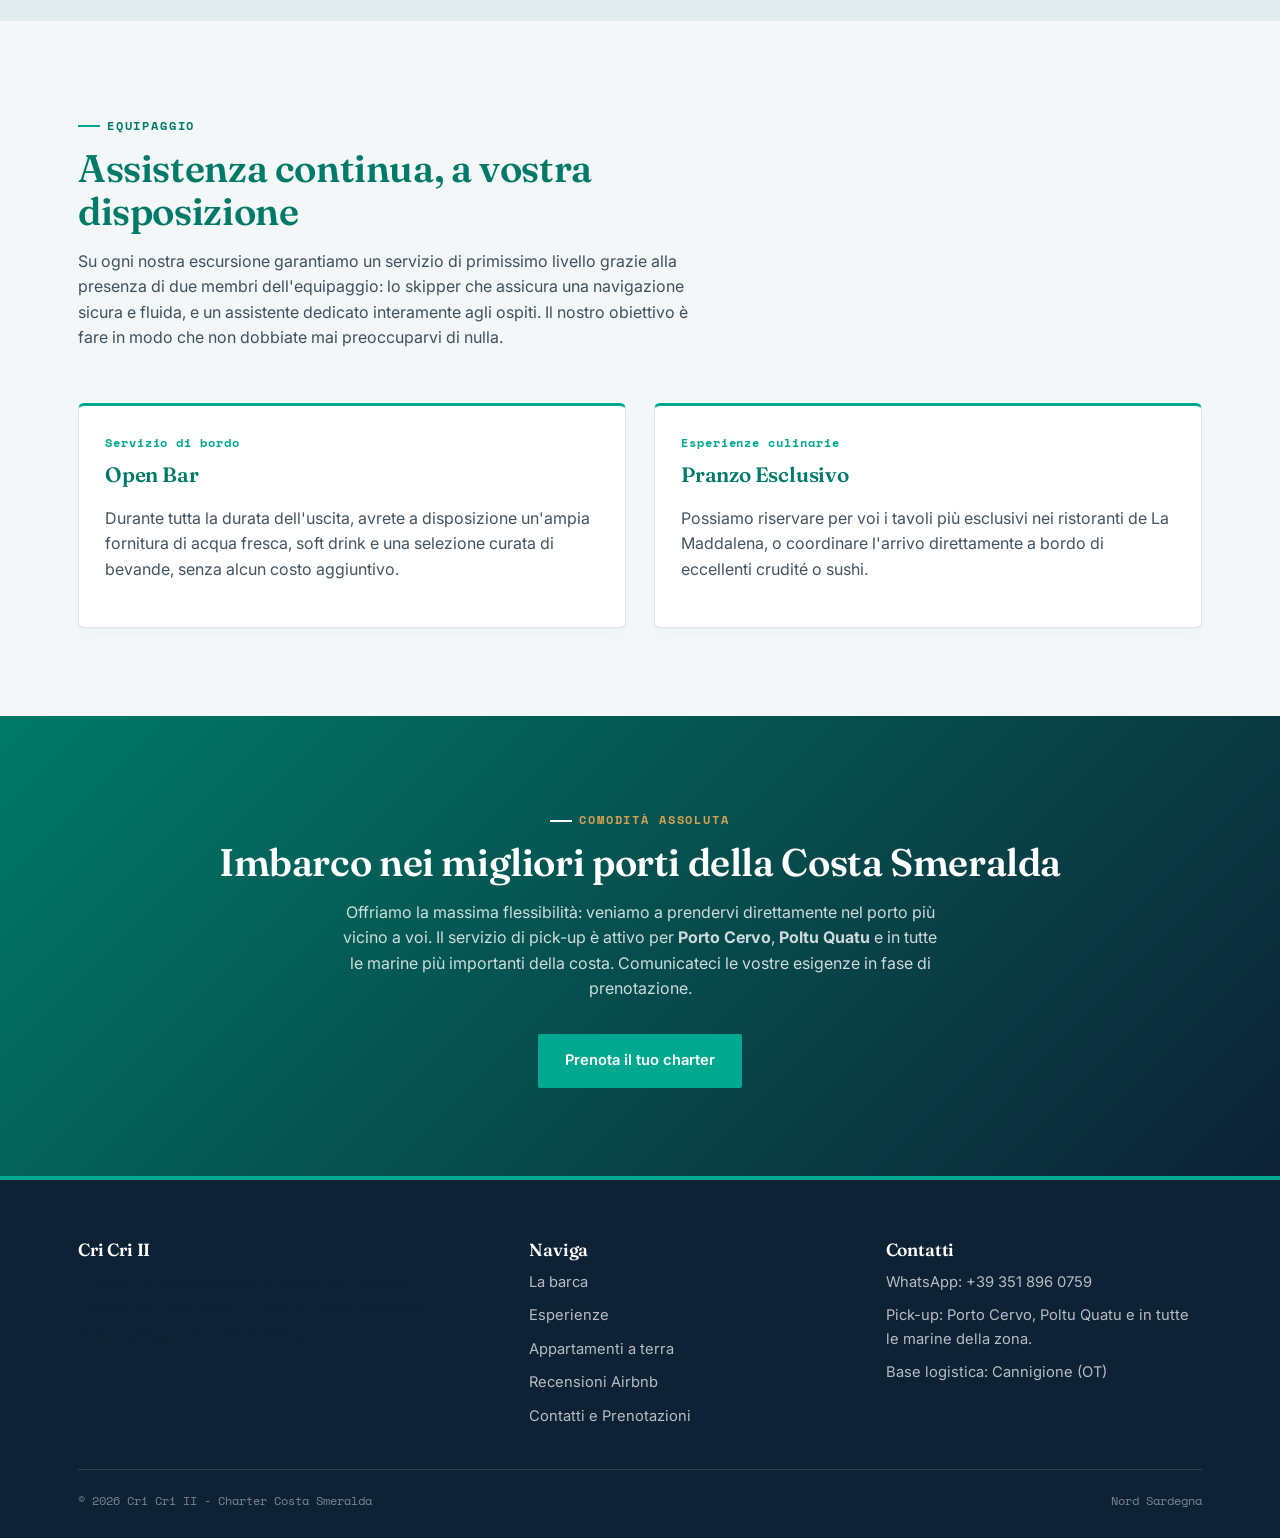
<file: la-barca.html>
<!DOCTYPE html>
<html lang="it">
<head>
  <meta charset="UTF-8">
  <meta name="viewport" content="width=device-width, initial-scale=1.0">
  <title>La barca - Cranchi Zaffiro 34 "Cri Cri II"</title>
  <meta name="description" content="Scopri Cri Cri II, il nostro Cranchi Zaffiro 34. Ampi spazi prendisole e tutto il comfort per un indimenticabile charter in Costa Smeralda.">
  <link rel="stylesheet" href="style.css">
</head>
<body>
  <header class="site-header">
    <nav class="nav">
      <a href="index.html" class="brand">Cri Cri II <small>Charter Costa Smeralda</small></a>
      <button class="nav-toggle" aria-label="Menu"></button>
      <ul class="nav-links">
        <li><a href="index.html">Home</a></li>
        <li><a href="la-barca.html" class="active">La barca</a></li>
        <li><a href="esperienze.html">Esperienze</a></li>
        <li><a href="appartamenti.html">Appartamenti</a></li>
        <li><a href="recensioni.html">Recensioni</a></li>
        <li><a href="contatti.html">Contatti</a></li>
        <li><a href="https://wa.me/393518960759" class="nav-cta" target="_blank" rel="noopener">WhatsApp</a></li>
      </ul>
    </nav>
  </header>
  <section class="page-hero">
    <div class="container">
      <p class="eyebrow">La nostra imbarcazione</p>
      <h1>Cri Cri II</h1>
      <p>Un Cranchi Zaffiro 34: linee eleganti, ponte prendisole ampio e la stabilità ottimale per godersi il mare della Costa Smeralda in totale comodità. Una barca ideale per famiglie, coppie e gruppi di amici.</p>
    </div>
  </section>
  <section>
    <div class="container two-col">
      <div class="photo-frame" style="--ar:4/3;">
        <img src="PHOTO-2026-07-21-18-40-40_1.jpg" alt="Cranchi Zaffiro 34 in navigazione" style="z-index: 0;">
        <span class="tag" style="position: relative; z-index: 1;">Cri Cri II</span>
        <span class="cap" style="position: relative; z-index: 1;">Il motoryacht perfetto per le calette</span>
      </div>
      <div class="col-text">
        <p class="eyebrow">Il modello</p>
        <h2>Cranchi Zaffiro 34</h2>
        <p>Il Cranchi Zaffiro 34 è un rinomato motoryacht del cantiere italiano, progettato per offrire il massimo comfort nella crociera costiera. Lo scafo garantisce un'eccellente navigabilità, mentre le ampie zone esterne invitano a prendere il sole a prua o a rilassarsi comodamente seduti nell'accogliente pozzetto a poppa.</p>
        <p>Dotata anche di un'elegante cabina sottocoperta, ideale per rinfrescarsi, appoggiare gli effetti personali o cambiarsi durante la giornata, la <em>Cri Cri II</em> unisce il comfort di un'imbarcazione impeccabile a una gestione attenta, pensata per regalarvi il massimo della spensieratezza e del servizio in mare.</p>
      </div>
    </div>
  </section>
  <section class="section-alt">
    <div class="container">
      <div class="section-head">
        <p class="eyebrow">A bordo</p>
        <h2>Spazi e comfort</h2>
      </div>
      <div class="grid-3">
        <div class="photo-frame" style="--ar:1/1;">
          <img src="barca-prua.jpg" alt="Cranchi Zaffiro 34 prendisole prua" style="z-index: 0;">
          <span class="tag" style="position: relative; z-index: 1;">Esterni</span>
          <span class="cap" style="position: relative; z-index: 1;">Comodo prendisole di prua</span>
        </div>
        <div class="photo-frame" style="--ar:1/1;">
          <img src="PHOTO-2026-07-21-18-40-40_2.jpg" alt="Cranchi Zaffiro 34 pozzetto" style="z-index: 0;">
          <span class="tag" style="position: relative; z-index: 1;">Pozzetto</span>
          <span class="cap" style="position: relative; z-index: 1;">Ampia area relax e pranzo</span>
        </div>
        <div class="photo-frame" style="--ar:1/1;">
          <img src="PHOTO-2026-07-21-18-40-39_1.jpg" alt="Cranchi Zaffiro 34 fianco" style="z-index: 0;">
          <span class="tag" style="position: relative; z-index: 1;">Design</span>
          <span class="cap" style="position: relative; z-index: 1;">Linee eleganti e sportive</span>
        </div>
      </div>
    </div>
  </section>
  <section>
    <div class="container">
      <div class="section-head">
        <p class="eyebrow">Equipaggio</p>
        <h2>Assistenza continua, a vostra disposizione</h2>
        <p>Su ogni nostra escursione garantiamo un servizio di primissimo livello grazie alla presenza di due membri dell'equipaggio: lo skipper che assicura una navigazione sicura e fluida, e un assistente dedicato interamente agli ospiti. Il nostro obiettivo è fare in modo che non dobbiate mai preoccuparvi di nulla.</p>
      </div>
      <div class="grid-2">
        <div class="card">
          <span class="num">Servizio di bordo</span>
          <h3>Open Bar</h3>
          <p>Durante tutta la durata dell'uscita, avrete a disposizione un'ampia fornitura di acqua fresca, soft drink e una selezione curata di bevande, senza alcun costo aggiuntivo.</p>
        </div>
        <div class="card">
          <span class="num">Esperienze culinarie</span>
          <h3>Pranzo Esclusivo</h3>
          <p>Possiamo riservare per voi i tavoli più esclusivi nei ristoranti de La Maddalena, o coordinare l'arrivo direttamente a bordo di eccellenti crudité o sushi.</p>
        </div>
      </div>
    </div>
  </section>
  <section class="section-ink">
    <div class="container" style="text-align:center;">
      <p class="eyebrow" style="justify-content:center; color:var(--gold);">Comodità assoluta</p>
      <h2 style="color:#fff;">Imbarco nei migliori porti della Costa Smeralda</h2>
      <p style="max-width:60ch;margin:0 auto 2em; color:rgba(255,255,255,.8);">Offriamo la massima flessibilità: veniamo a prendervi direttamente nel porto più vicino a voi. Il servizio di pick-up è attivo per <strong>Porto Cervo</strong>, <strong>Poltu Quatu</strong> e in tutte le marine più importanti della costa. Comunicateci le vostre esigenze in fase di prenotazione.</p>
      <a href="https://wa.me/393518960759?text=Ciao%2C%20vorrei%20prenotare%20un%27uscita" class="btn btn-whatsapp" target="_blank" rel="noopener">Prenota il tuo charter</a>
    </div>
  </section>
  <footer>
    <div class="container">
      <div class="footer-grid">
        <div>
          <h4>Cri Cri II</h4>
          <p style="max-width:36ch;">Charter privato elegante a bordo del Cranchi Zaffiro 34. Operiamo in tutta la Costa Smeralda e l'Arcipelago di La Maddalena.</p>
        </div>
        <div>
          <h4>Naviga</h4>
          <ul class="footer-links">
            <li><a href="la-barca.html">La barca</a></li>
            <li><a href="esperienze.html">Esperienze</a></li>
            <li><a href="appartamenti.html">Appartamenti a terra</a></li>
            <li><a href="recensioni.html">Recensioni Airbnb</a></li>
            <li><a href="contatti.html">Contatti e Prenotazioni</a></li>
          </ul>
        </div>
        <div>
          <h4>Contatti</h4>
          <ul class="footer-links">
            <li><a href="https://wa.me/393518960759" target="_blank" rel="noopener">WhatsApp: +39 351 896 0759</a></li>
            <li>Pick-up: Porto Cervo, Poltu Quatu e in tutte le marine della zona.</li>
            <li>Base logistica: Cannigione (OT)</li>
          </ul>
        </div>
      </div>
      <div class="footer-bottom">
        <span>© 2026 Cri Cri II - Charter Costa Smeralda</span>
        <span>Nord Sardegna</span>
      </div>
    </div>
  </footer>
  <a href="https://wa.me/393518960759" class="wa-float" target="_blank" rel="noopener">💬 Scrivici</a>
  <script src="script.js"></script>
</body>
</html>
</file>
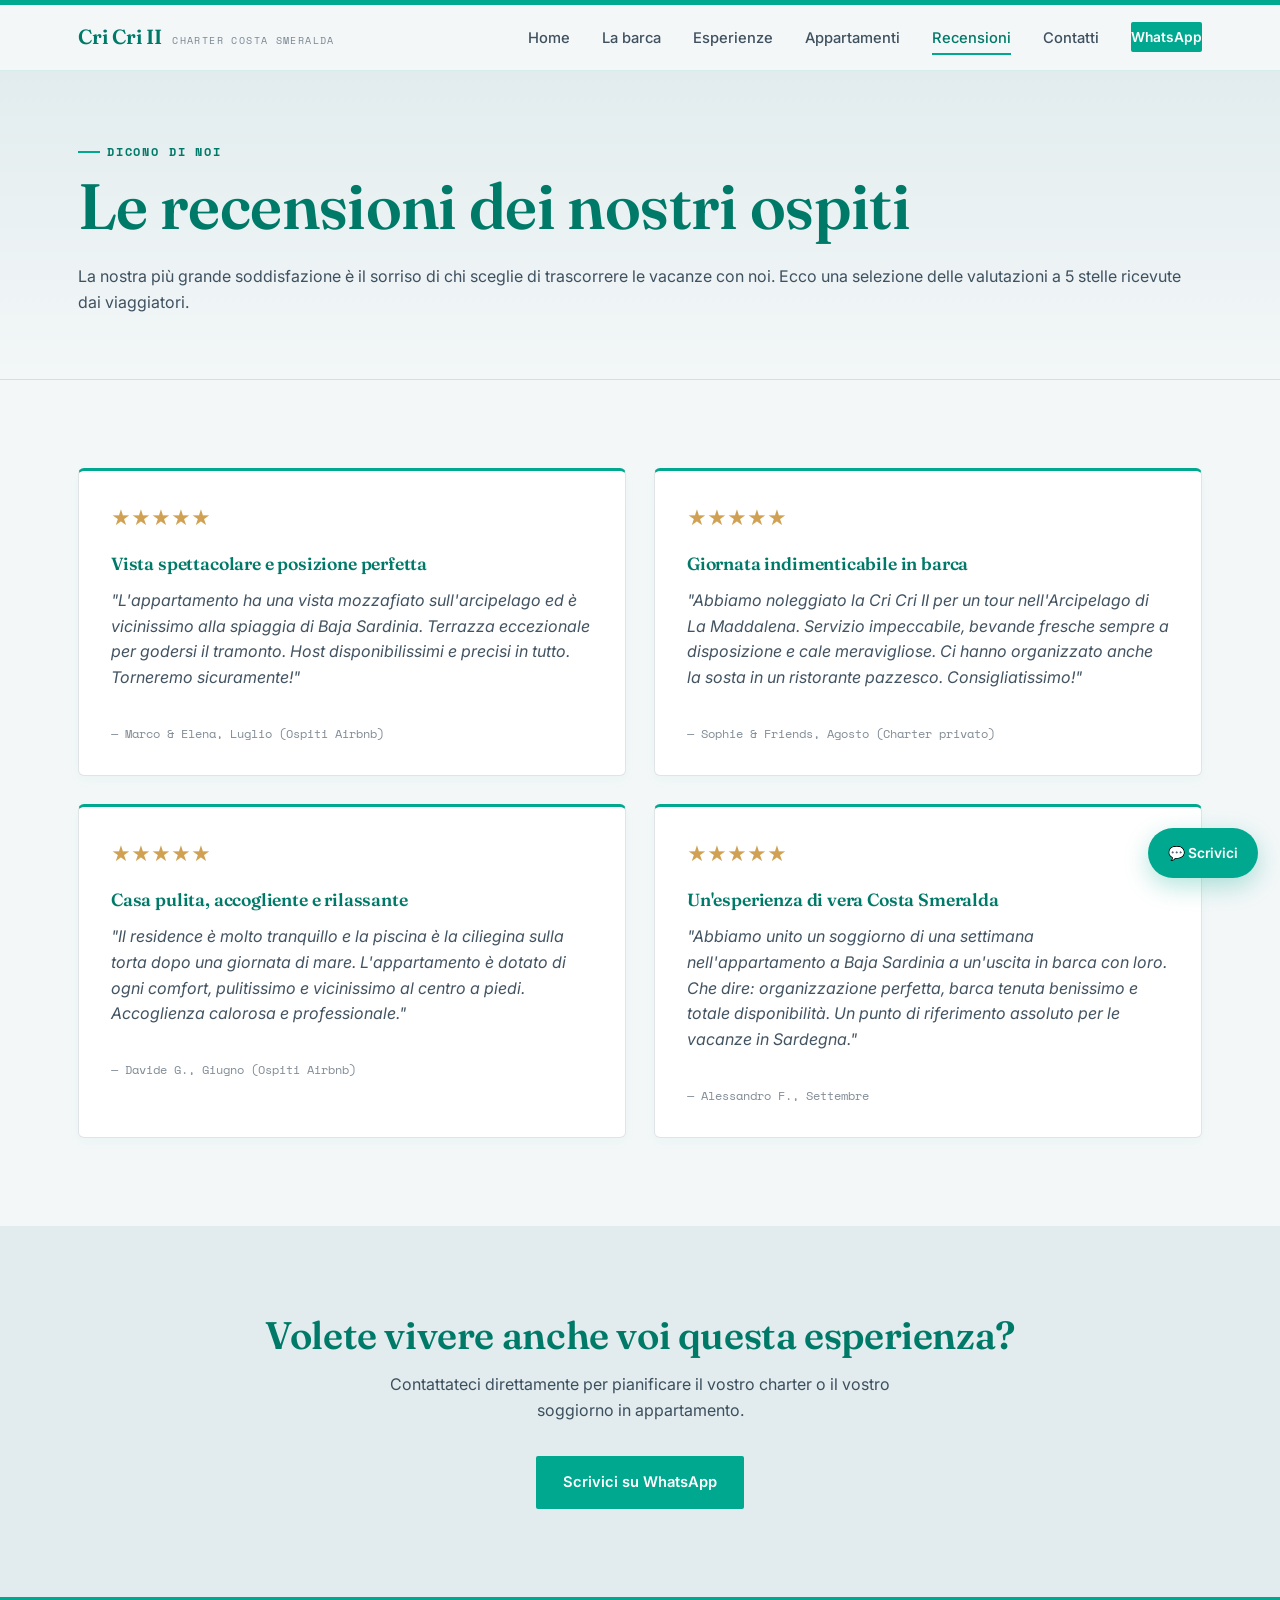
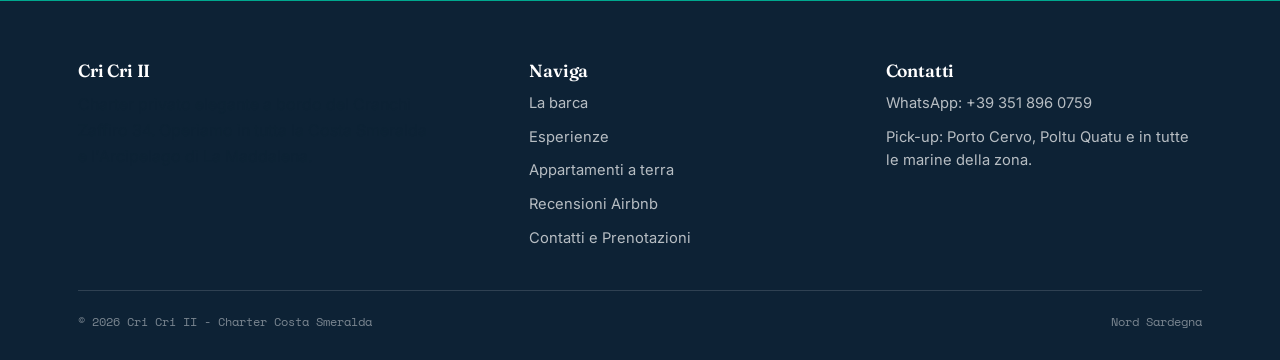
<file: recensioni.html>
<!DOCTYPE html>
<html lang="it">
<head>
  <meta charset="UTF-8">
  <meta name="viewport" content="width=device-width, initial-scale=1.0">
  <title>Recensioni e Testimonianze | Cri Cri II</title>
  <meta name="description" content="Leggi le recensioni a 5 stelle lasciate dai nostri ospiti su Airbnb per i nostri appartamenti e charter in Costa Smeralda.">
  <link rel="stylesheet" href="style.css">
</head>
<body>
  <header class="site-header">
    <nav class="nav">
      <a href="index.html" class="brand">Cri Cri II <small>Charter Costa Smeralda</small></a>
      <button class="nav-toggle" aria-label="Menu"></button>
      <ul class="nav-links">
        <li><a href="index.html">Home</a></li>
        <li><a href="la-barca.html">La barca</a></li>
        <li><a href="esperienze.html">Esperienze</a></li>
        <li><a href="appartamenti.html">Appartamenti</a></li>
        <li><a href="recensioni.html" class="active">Recensioni</a></li>
        <li><a href="contatti.html">Contatti</a></li>
        <li><a href="https://wa.me/393518960759" class="nav-cta" target="_blank" rel="noopener">WhatsApp</a></li>
      </ul>
    </nav>
  </header>
  <section class="page-hero">
    <div class="container">
      <p class="eyebrow">Dicono di noi</p>
      <h1>Le recensioni dei nostri ospiti</h1>
      <p>La nostra più grande soddisfazione è il sorriso di chi sceglie di trascorrere le vacanze con noi. Ecco una selezione delle valutazioni a 5 stelle ricevute dai viaggiatori.</p>
    </div>
  </section>
  <section>
    <div class="container">
      <div class="grid-2">
        <div class="card" style="padding: 32px;">
          <div style="color: var(--gold); font-size: 1.2rem; margin-bottom: 0.5em;">★★★★★</div>
          <h3 style="font-size: 1.1rem; margin-bottom: 0.2em;"> Vista spettacolare e posizione perfetta </h3>
          <p style="font-size: 0.95ln; color: var(--ink-70); font-style: italic; margin-bottom: 1.5em;">
            "L'appartamento ha una vista mozzafiato sull'arcipelago ed è vicinissimo alla spiaggia di Baja Sardinia. Terrazza eccezionale per godersi il tramonto. Host disponibilissimi e precisi in tutto. Torneremo sicuramente!"
          </p>
          <p style="font-family: 'Space Mono', monospace; font-size: 0.75rem; color: var(--ink-45); margin: 0;">— Marco & Elena, Luglio (Ospiti Airbnb)</p>
        </div>
        <div class="card" style="padding: 32px;">
          <div style="color: var(--gold); font-size: 1.2rem; margin-bottom: 0.5em;">★★★★★</div>
          <h3 style="font-size: 1.1rem; margin-bottom: 0.2em;"> Giornata indimenticabile in barca </h3>
          <p style="font-size: 0.95ln; color: var(--ink-70); font-style: italic; margin-bottom: 1.5em;">
            "Abbiamo noleggiato la Cri Cri II per un tour nell'Arcipelago di La Maddalena. Servizio impeccabile, bevande fresche sempre a disposizione e cale meravigliose. Ci hanno organizzato anche la sosta in un ristorante pazzesco. Consigliatissimo!"
          </p>
          <p style="font-family: 'Space Mono', monospace; font-size: 0.75rem; color: var(--ink-45); margin: 0;">— Sophie & Friends, Agosto (Charter privato)</p>
        </div>
        <div class="card" style="padding: 32px;">
          <div style="color: var(--gold); font-size: 1.2rem; margin-bottom: 0.5em;">★★★★★</div>
          <h3 style="font-size: 1.1rem; margin-bottom: 0.2em;"> Casa pulita, accogliente e rilassante </h3>
          <p style="font-size: 0.95ln; color: var(--ink-70); font-style: italic; margin-bottom: 1.5em;">
            "Il residence è molto tranquillo e la piscina è la ciliegina sulla torta dopo una giornata di mare. L'appartamento è dotato di ogni comfort, pulitissimo e vicinissimo al centro a piedi. Accoglienza calorosa e professionale."
          </p>
          <p style="font-family: 'Space Mono', monospace; font-size: 0.75rem; color: var(--ink-45); margin: 0;">— Davide G., Giugno (Ospiti Airbnb)</p>
        </div>
        <div class="card" style="padding: 32px;">
          <div style="color: var(--gold); font-size: 1.2rem; margin-bottom: 0.5em;">★★★★★</div>
          <h3 style="font-size: 1.1rem; margin-bottom: 0.2em;"> Un'esperienza di vera Costa Smeralda </h3>
          <p style="font-size: 0.95ln; color: var(--ink-70); font-style: italic; margin-bottom: 1.5em;">
            "Abbiamo unito un soggiorno di una settimana nell'appartamento a Baja Sardinia a un'uscita in barca con loro. Che dire: organizzazione perfetta, barca tenuta benissimo e totale disponibilità. Un punto di riferimento assoluto per le vacanze in Sardegna."
          </p>
          <p style="font-family: 'Space Mono', monospace; font-size: 0.75rem; color: var(--ink-45); margin: 0;">— Alessandro F., Settembre</p>
        </div>
      </div>
    </div>
  </section>
  <section class="section-alt" style="text-align: center;">
    <div class="container">
      <h2>Volete vivere anche voi questa esperienza?</h2>
      <p style="max-width: 50ch; margin: 0 auto 2em;">Contattateci direttamente per pianificare il vostro charter o il vostro soggiorno in appartamento.</p>
      <a href="https://wa.me/393518960759?text=Ciao%2C%20vorrei%20informazioni" class="btn btn-whatsapp" target="_blank" rel="noopener">Scrivici su WhatsApp</a>
    </div>
  </section>
  <footer>
    <div class="container">
      <div class="footer-grid">
        <div>
          <h4>Cri Cri II</h4>
          <p style="max-width:36ch;">Charter privato elegante a bordo del Cranchi Zaffiro 34. Operiamo in tutta la Costa Smeralda e l'Arcipelago di La Maddalena.</p>
        </div>
        <div>
          <h4>Naviga</h4>
          <ul class="footer-links">
            <li><a href="la-barca.html">La barca</a></li>
            <li><a href="esperienze.html">Esperienze</a></li>
            <li><a href="appartamenti.html">Appartamenti a terra</a></li>
            <li><a href="recensioni.html">Recensioni Airbnb</a></li>
            <li><a href="contatti.html">Contatti e Prenotazioni</a></li>
          </ul>
        </div>
        <div>
          <h4>Contatti</h4>
          <ul class="footer-links">
            <li><a href="https://wa.me/393518960759" target="_blank" rel="noopener">WhatsApp: +39 351 896 0759</a></li>
            <li>Pick-up: Porto Cervo, Poltu Quatu e in tutte le marine della zona.</li>
          </ul>
        </div>
      </div>
      <div class="footer-bottom">
        <span>© 2026 Cri Cri II - Charter Costa Smeralda</span>
        <span>Nord Sardegna</span>
      </div>
    </div>
  </footer>
  <a href="https://wa.me/393518960759" class="wa-float" target="_blank" rel="noopener">💬 Scrivici</a>
  <script src="script.js"></script>
</body>
</html>
</file>
<file: style.css>
/* =========================================================
   CRI CRI II - Charter nautico & Ospitalità, Costa Smeralda
   Palette: Verde Smeraldina PROTAGONISTA, Blu Navy, 
   Azzurro Acquamarina & Sabbia.
   ========================================================= */
@import url('https://fonts.googleapis.com/css2?family=Fraunces:ital,opsz,wght@0,9..144,400;0,9..144,500;0,9..144,600;0,9..144,700;1,9..144,500&family=Inter:wght@400;500;600;700&family=Space+Mono:wght@400;700&display=swap');

:root{
  --ink: #0D2235;         /* Blu navy profondo */
  --ink-70: rgba(13,34,53,.78);
  --ink-45: rgba(13,34,53,.52);
  
  /* Sfondi morbidi */
  --linen: #F3F7F8;       /* Acquamarina ultra-chiaro */
  --linen-dim: #E2ECEE;    /* Azzurro polvere per sezioni alternate */
  
  /* Colore PROTAGONISTA: Verde Acqua Smeraldina */
  --smeraldina: #00A88F;   /* Verde smeraldo brillante per bottoni e accenti */
  --smeraldina-dark: #007A68; /* Smeraldina profondo per titoli perfetti da leggere */
  --smeraldina-light: rgba(0, 168, 143, 0.12);
  
  --gold: #D1A153;         /* Tocco sabbia dorata/ottone */
  --line: rgba(13,34,53,.12);
  --radius: 6px;
  --shadow: 0 10px 30px rgba(0,168,143,.15);
}

*{box-sizing:border-box;}
html{scroll-behavior:smooth;}
body{
  margin:0;
  background:var(--linen);
  color:var(--ink);
  font-family:'Inter', sans-serif;
  font-size:16px;
  line-height:1.6;
  -webkit-font-smoothing:antialiased;
  border-top: 5px solid var(--smeraldina); /* Nuova cornice superiore verde */
}
img{max-width:100%;display:block;}
a{color:inherit;}

.container{
  width:100%;
  max-width:1180px;
  margin:0 auto;
  padding:0 28px;
}

/* TITOLI ORA IN VERDE SMERALDINA */
h1,h2,h3,h4{
  font-family:'Fraunces', serif;
  font-weight:600;
  margin:0 0 .4em;
  color:var(--smeraldina-dark); 
  letter-spacing:-0.01em;
}
h1{font-size:clamp(2.4rem,5vw,4.2rem);line-height:1.03;font-weight:600;}
h2{font-size:clamp(1.7rem,3vw,2.6rem);line-height:1.12;}
h3{font-size:1.3rem;line-height:1.25;}
p{margin:0 0 1em;color:var(--ink-70);}

/* Testo selezionato con il mouse color smeraldo */
::selection {
  background: var(--smeraldina);
  color: #fff;
}

.eyebrow{
  font-family:'Space Mono', monospace;
  font-size:.72rem;
  letter-spacing:.16em;
  text-transform:uppercase;
  color:var(--smeraldina-dark);
  display:inline-flex;
  align-items:center;
  gap:.6em;
  margin-bottom:1em;
  font-weight:700;
}
.eyebrow::before{
  content:"";
  width:22px;height:2px;background:var(--smeraldina);display:inline-block;
}

/* ---------- header / nav ---------- */
.site-header{
  position:sticky;top:0;z-index:50;
  background:rgba(243, 247, 248, .94);
  backdrop-filter:blur(8px);
  border-bottom:1px solid var(--smeraldina-light);
}
.nav{
  display:flex;align-items:center;justify-content:space-between;
  padding:16px 28px;max-width:1180px;margin:0 auto;
}
.brand{
  display:flex;align-items:baseline;gap:.5em;
  font-family:'Fraunces', serif;font-weight:600;font-size:1.28rem;
  text-decoration:none;
  color:var(--smeraldina-dark); /* Logo testuale in verde */
}
.brand small{
  font-family:'Space Mono',monospace;font-size:.62rem;letter-spacing:.14em;
  color:var(--ink-45);text-transform:uppercase;font-weight:400;
}
.nav-links{display:flex;gap:32px;list-style:none;margin:0;padding:0;align-items:center;}
.nav-links a{
  text-decoration:none;font-size:.92rem;font-weight:500;color:var(--ink-70);
  position:relative;padding:4px 0;
  transition: color 0.2s ease;
}
.nav-links a:hover, .nav-links a.active{color:var(--smeraldina-dark);}
.nav-links a.active::after{
  content:"";position:absolute;left:0;right:0;bottom:-4px;height:2px;background:var(--smeraldina);
}
.nav-cta{
  background:var(--smeraldina);color:#fff !important;
  padding:10px 20px;border-radius:2px;font-size:.86rem !important;
  font-weight:600 !important;text-decoration:none;
  display:inline-flex;align-items:center;gap:.5em;
  transition: background 0.2s ease;
}
.nav-cta:hover{background:var(--smeraldina-dark);}

/* Pulsante Hamburger (inizialmente nascosto su desktop) */
.nav-toggle {
  display: none;
  background: none;
  border: none;
  cursor: pointer;
  padding: 10px;
  font-size: 1.6rem;
  color: var(--smeraldina-dark);
}

/* Icona hamburger standard */
.nav-toggle::before {
  content: "☰";
}

/* Icona a 'X' quando attivo */
.nav-toggle.active::before {
  content: "✕";
}

/* ---------- MEDIA QUERY PER DISPOSITIVI MOBILI ---------- */
@media (max-width: 860px){
  .nav-toggle {
    display: block; /* Mostra il pulsante hamburger su mobile */
  }

  .nav-links{
    position: absolute;
    top: 100%;
    left: 0;
    right: 0;
    background: var(--linen);
    flex-direction: column;
    align-items: flex-start;
    padding: 24px 28px 32px;
    gap: 20px;
    border-bottom: 1px solid var(--line);
    box-shadow: 0 10px 20px rgba(0,0,0,0.1);
    box-sizing: border-box;
    display: none; /* Nascosto di base */
  }

  /* Quando JavaScript attiva la classe, il menu compare correttamente */
  .nav-links.nav-open {
    display: flex !important;
  }
}

/* ---------- buttons ---------- */
.btn{
  display:inline-flex;align-items:center;gap:.6em;
  font-family:'Inter',sans-serif;font-weight:600;font-size:.92rem;
  padding:14px 26px;border-radius:2px;text-decoration:none;
  border:1px solid transparent;cursor:pointer;
  transition: all 0.2s ease;
}
.btn-primary{background:var(--smeraldina);color:#fff;}
.btn-primary:hover{background:var(--smeraldina-dark); transform:translateY(-1px);}

.btn-outline{border-color:var(--smeraldina);color:var(--smeraldina-dark);background:transparent;}
.btn-outline:hover{background:var(--smeraldina);color:#fff;}

.btn-whatsapp{background:var(--smeraldina);color:#fff;}
.btn-whatsapp:hover{background:var(--smeraldina-dark); transform:translateY(-1px);}

/* ---------- hero ---------- */
.hero{
  position:relative;
  padding:96px 0 80px;
  background:
    radial-gradient(1200px 500px at 85% -10%, var(--smeraldina-light), transparent 60%),
    linear-gradient(180deg, var(--linen) 0%, var(--linen) 100%);
  overflow:hidden;
}
.hero-grid{
  display:grid;grid-template-columns:1.05fr .95fr;gap:56px;align-items:center;
}
@media (max-width:900px){.hero-grid{grid-template-columns:1fr;}}
.hero-tagline{font-size:1.18rem;color:var(--ink-70);max-width:46ch;margin-bottom:1.8em;}
.hero-cta-row{display:flex;gap:16px;flex-wrap:wrap;margin-bottom:2.2em;}
.hero-meta{
  display:flex;gap:28px;flex-wrap:wrap;
  font-family:'Space Mono',monospace;font-size:.76rem;color:var(--smeraldina-dark);
  border-top:1px solid var(--smeraldina-light);padding-top:18px;
}
.hero-meta strong{color:var(--ink);font-weight:700;}

/* ---------- photo frame ---------- */
.photo-frame{
  position:relative;
  border-radius:var(--radius);
  overflow:hidden;
  aspect-ratio: var(--ar, 4/3);
  background:var(--ink);
  display:flex;flex-direction:column;justify-content:flex-end;
  align-items:flex-start;
  color:#fff;padding:16px 18px;
  box-shadow:var(--shadow);
}
.photo-frame img{position:absolute;inset:0;width:100%;height:100%;object-fit:cover;}
.photo-frame .tag{
  background: var(--smeraldina);
  color: #fff;
  font-family: 'Inter', sans-serif;
  font-size: .75rem;
  font-weight: 700;
  letter-spacing: .05em;
  text-transform: uppercase;
  padding: 6px 12px;
  border-radius: 20px;
  display: inline-block;
  box-shadow: 0 2px 10px rgba(0,0,0,0.15);
}
.photo-frame .cap{
  font-family:'Fraunces',serif;
  font-size:1.15rem;
  margin-top:.4em; 
  text-shadow: 0 2px 6px rgba(0,0,0,0.8);
  font-weight: 500;
  color: #fff; /* Sovrascrive il verde per i testi sulle foto */
}

/* ---------- sections ---------- */
section{padding:88px 0;}
.section-alt{background:var(--linen-dim);}
.section-ink{
  background: linear-gradient(135deg, var(--smeraldina-dark) 0%, var(--ink) 100%);
  color:#fff;
}
.section-ink h2, .section-ink h3{color:#fff;}
.section-ink p{color:rgba(255,255,255,.9);}
.section-ink .eyebrow {color:#fff;}
.section-ink .eyebrow::before {background:#fff;}
.section-head{max-width:640px;margin-bottom:52px;}

/* ---------- cards ---------- */
.grid-3{display:grid;grid-template-columns:repeat(3,1fr);gap:28px;}
.grid-2{display:grid;grid-template-columns:1fr 1fr;gap:28px;}
@media (max-width:860px){.grid-3{grid-template-columns:1fr;}.grid-2{grid-template-columns:1fr;}}

.card{
  background:#fff;
  border:1px solid var(--line);
  border-top: 3px solid var(--smeraldina);
  border-radius:var(--radius);
  padding:28px 26px;display:flex;flex-direction:column;gap:.6em;
  box-shadow: 0 4px 12px rgba(0,168,143,.04);
}
.card .num{
  font-family:'Space Mono',monospace;font-size:.72rem;color:var(--smeraldina);
  letter-spacing:.08em;font-weight:700;
}

/* price box */
.price-box{
  display:flex;flex-wrap:wrap;gap:32px;align-items:center;justify-content:space-between;
  background:#fff;
  border:1px solid var(--line);
  border-left: 4px solid var(--smeraldina);
  border-radius:var(--radius);
  padding:36px;
  box-shadow: 0 4px 12px rgba(0,168,143,.04);
}

/* footer */
footer{
  background:var(--ink);color:rgba(255,255,255,.7);
  padding:56px 0 28px;
  border-top: 4px solid var(--smeraldina);
}
footer h4{color:#fff;font-family:'Fraunces',serif;font-size:1.1rem;}
.footer-grid{display:grid;grid-template-columns:1.3fr 1fr 1fr;gap:40px;margin-bottom:40px;}
@media (max-width:760px){.footer-grid{grid-template-columns:1fr;}}
footer a{color:rgba(255,255,255,.7);text-decoration:none; transition:color 0.2s ease;}
footer a:hover{color:var(--smeraldina);}
.footer-links{list-style:none;padding:0;margin:0;display:flex;flex-direction:column;gap:10px;font-size:.92rem;}
.footer-bottom{
  border-top:1px solid rgba(255,255,255,.14);padding-top:22px;
  display:flex;justify-content:space-between;flex-wrap:wrap;gap:12px;
  font-family:'Space Mono',monospace;font-size:.72rem;color:rgba(255,255,255,.45);
}

/* wa-float */
.wa-float{
  position:fixed;bottom:22px;right:22px;z-index:60;
  background:var(--smeraldina);
  color:#fff;border-radius:50px;
  padding:14px 20px;display:flex;align-items:center;gap:.6em;
  text-decoration:none;box-shadow:0 8px 24px rgba(0,168,143,.3);
  font-family:'Inter',sans-serif;font-weight:600;font-size:.86rem;
  transition: background 0.2s ease, transform 0.2s ease;
}
.wa-float:hover{background:var(--smeraldina-dark); transform:scale(1.05);}

/* utilities / page specific */
.amenity-list{list-style:none;padding:0;margin:0;display:grid;grid-template-columns:1fr 1fr;gap:10px 24px;}
.amenity-list li{font-size:.92rem;color:var(--ink-70);padding-left:1.3em;position:relative;}
.amenity-list li::before{content:"\2022";position:absolute;left:0;color:var(--smeraldina);font-weight:bold;font-size:1.2em;}
.badge{
  display:inline-flex;align-items:center;gap:.5em;
  font-family:'Space Mono',monospace;font-size:.68rem;letter-spacing:.06em;
  text-transform:uppercase;color:var(--smeraldina-dark);
  background:var(--smeraldina-light);border:1px solid rgba(0,168,143,.3);
  padding:6px 12px;border-radius:20px;font-weight:700;
}
.divider{height:1px;background:var(--smeraldina-light);margin:0;border:0;}
.page-hero{
  padding:64px 0 48px;
  background:linear-gradient(180deg, var(--linen-dim), var(--linen));
  border-bottom:1px solid var(--smeraldina-light);
}
.two-col{display:grid;grid-template-columns:1fr 1fr;gap:56px;align-items:center;}
@media (max-width:860px){.two-col{grid-template-columns:1fr;}}
.two-col.reverse .col-text{order:2;}
@media (max-width:860px){.two-col.reverse .col-text{order:0;}}
</file>
